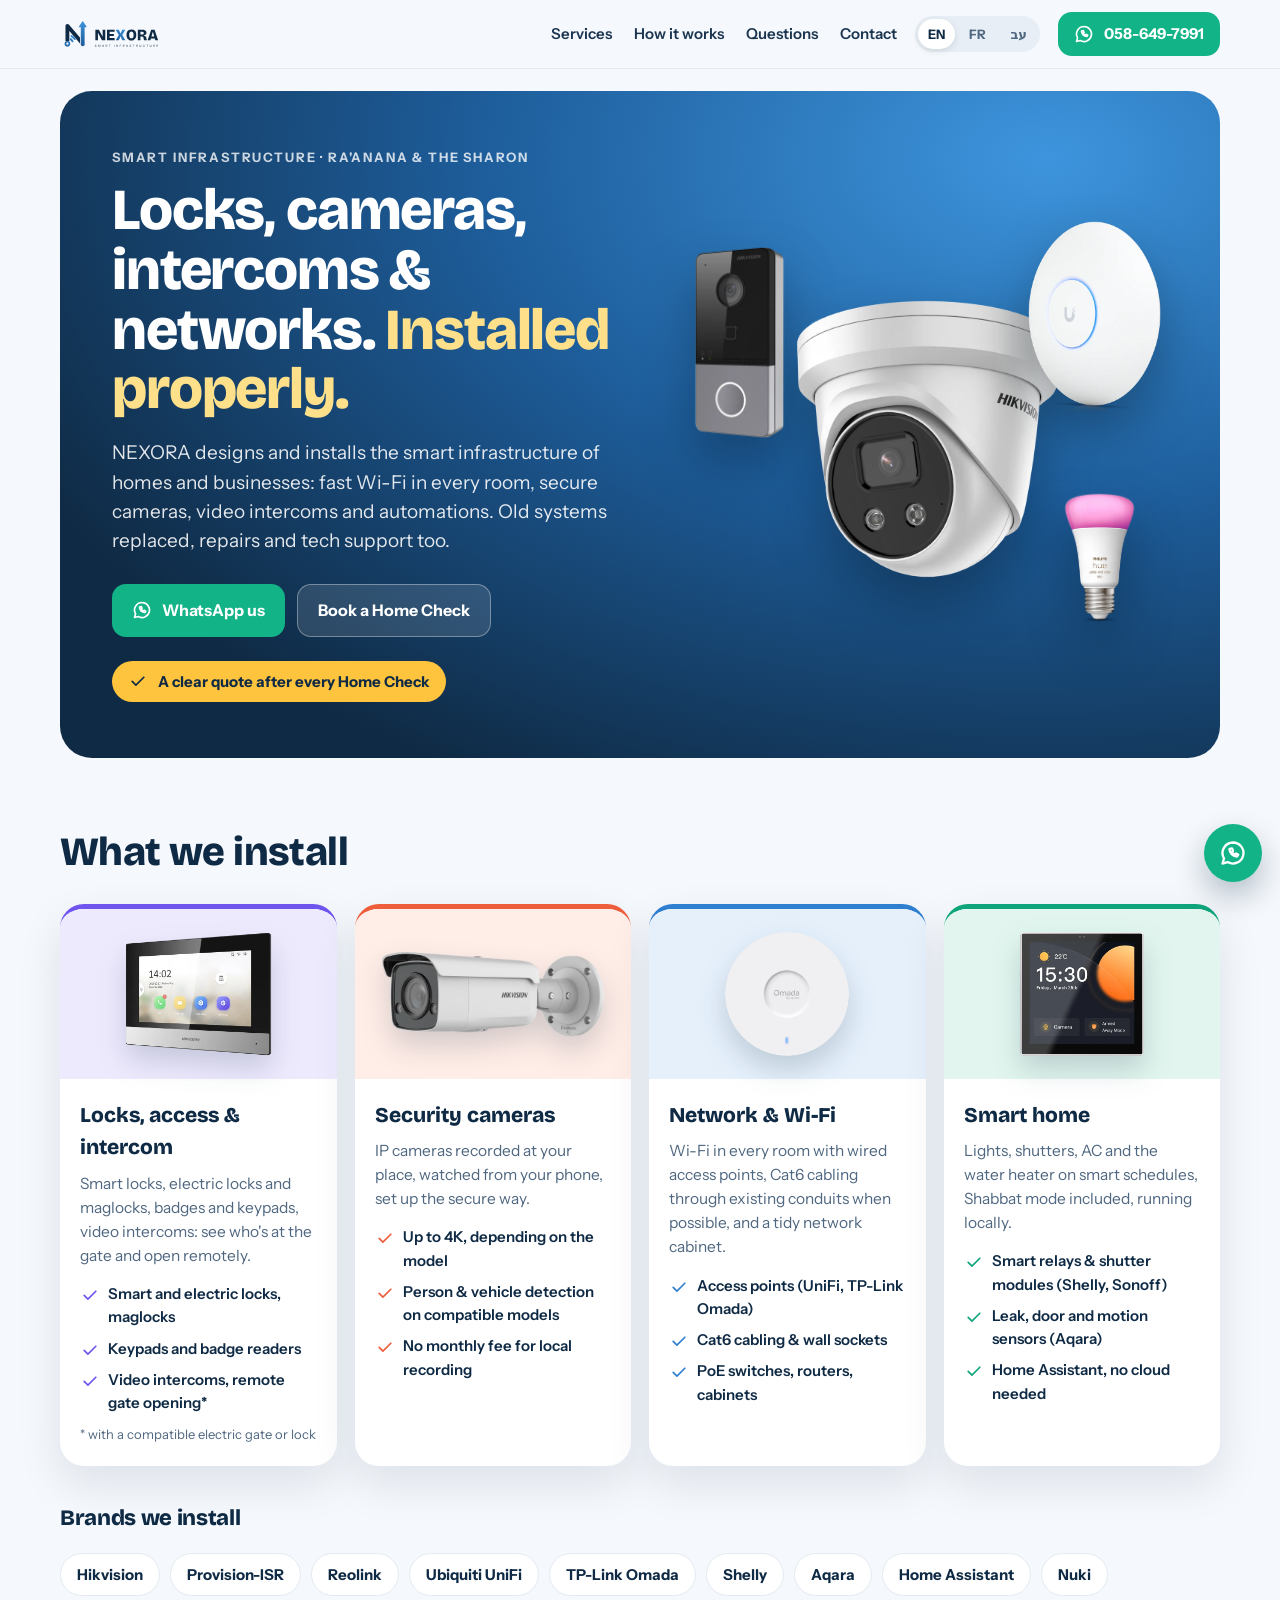
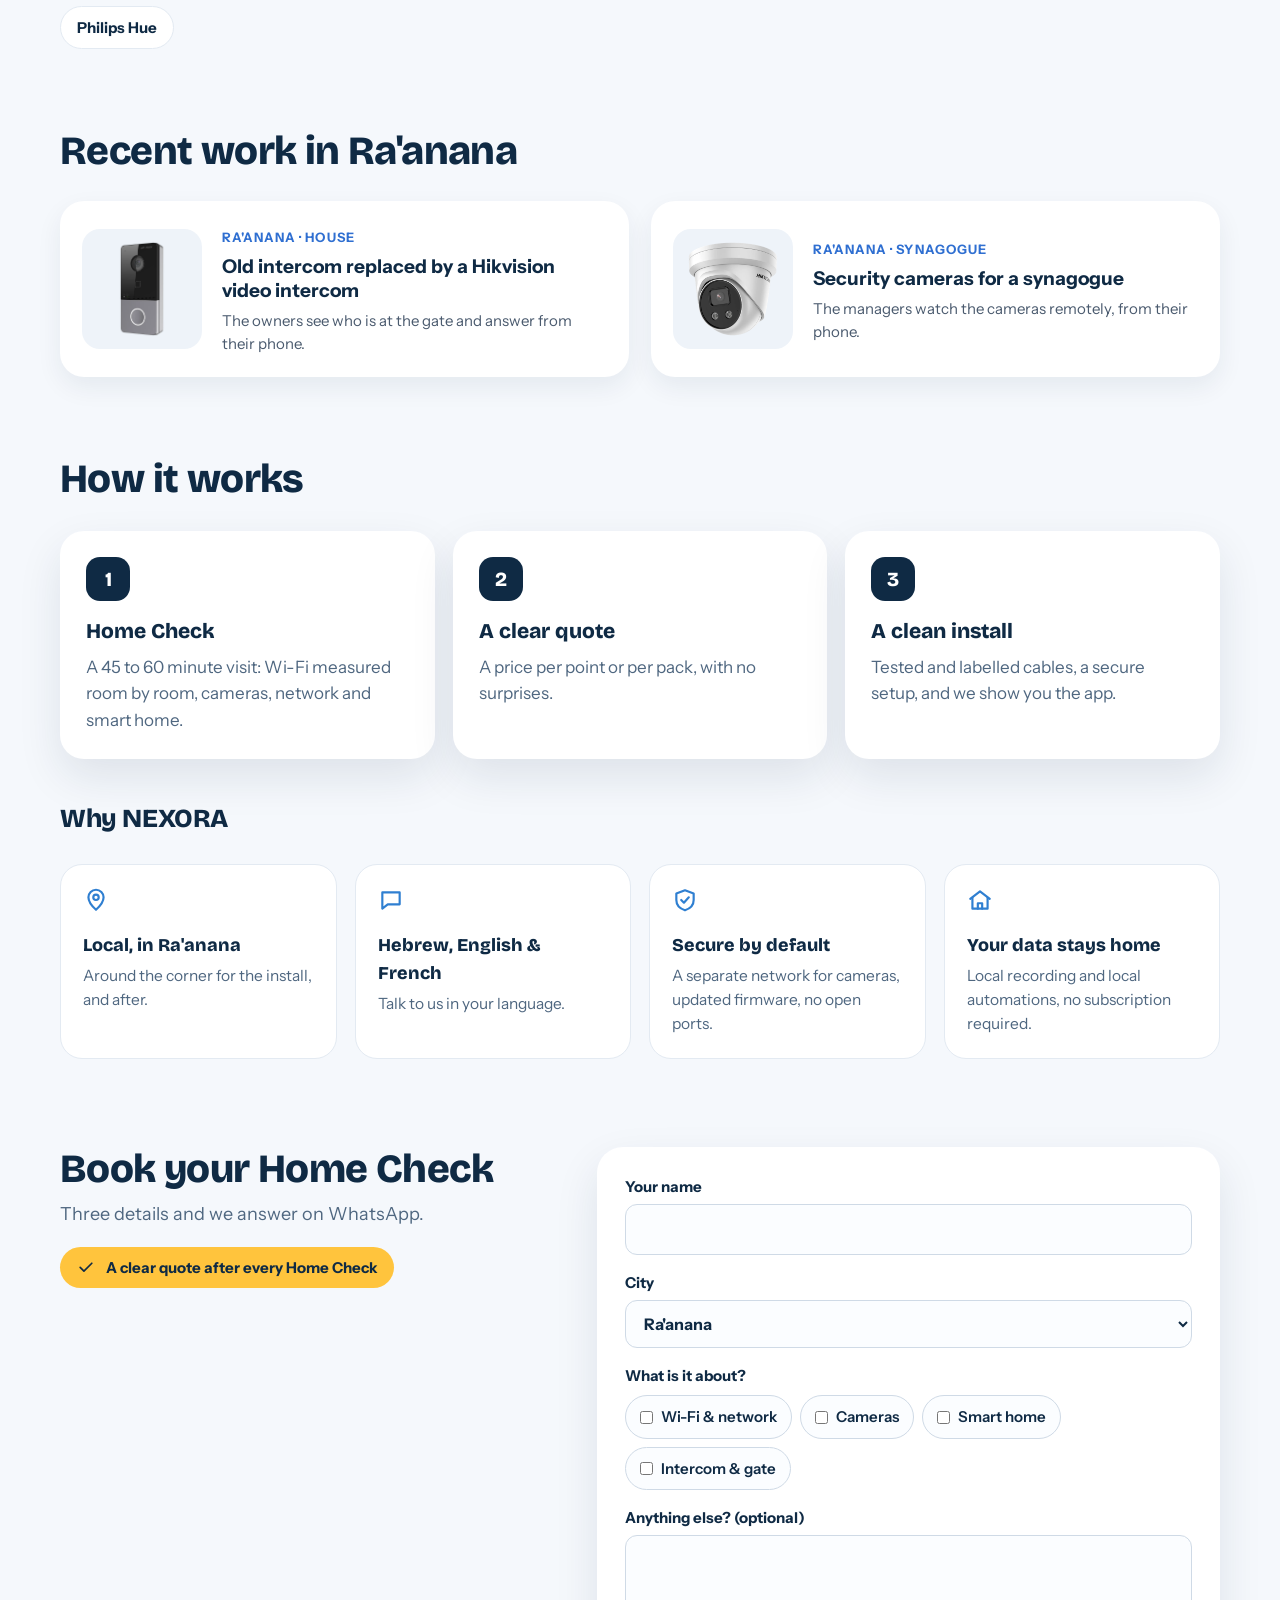
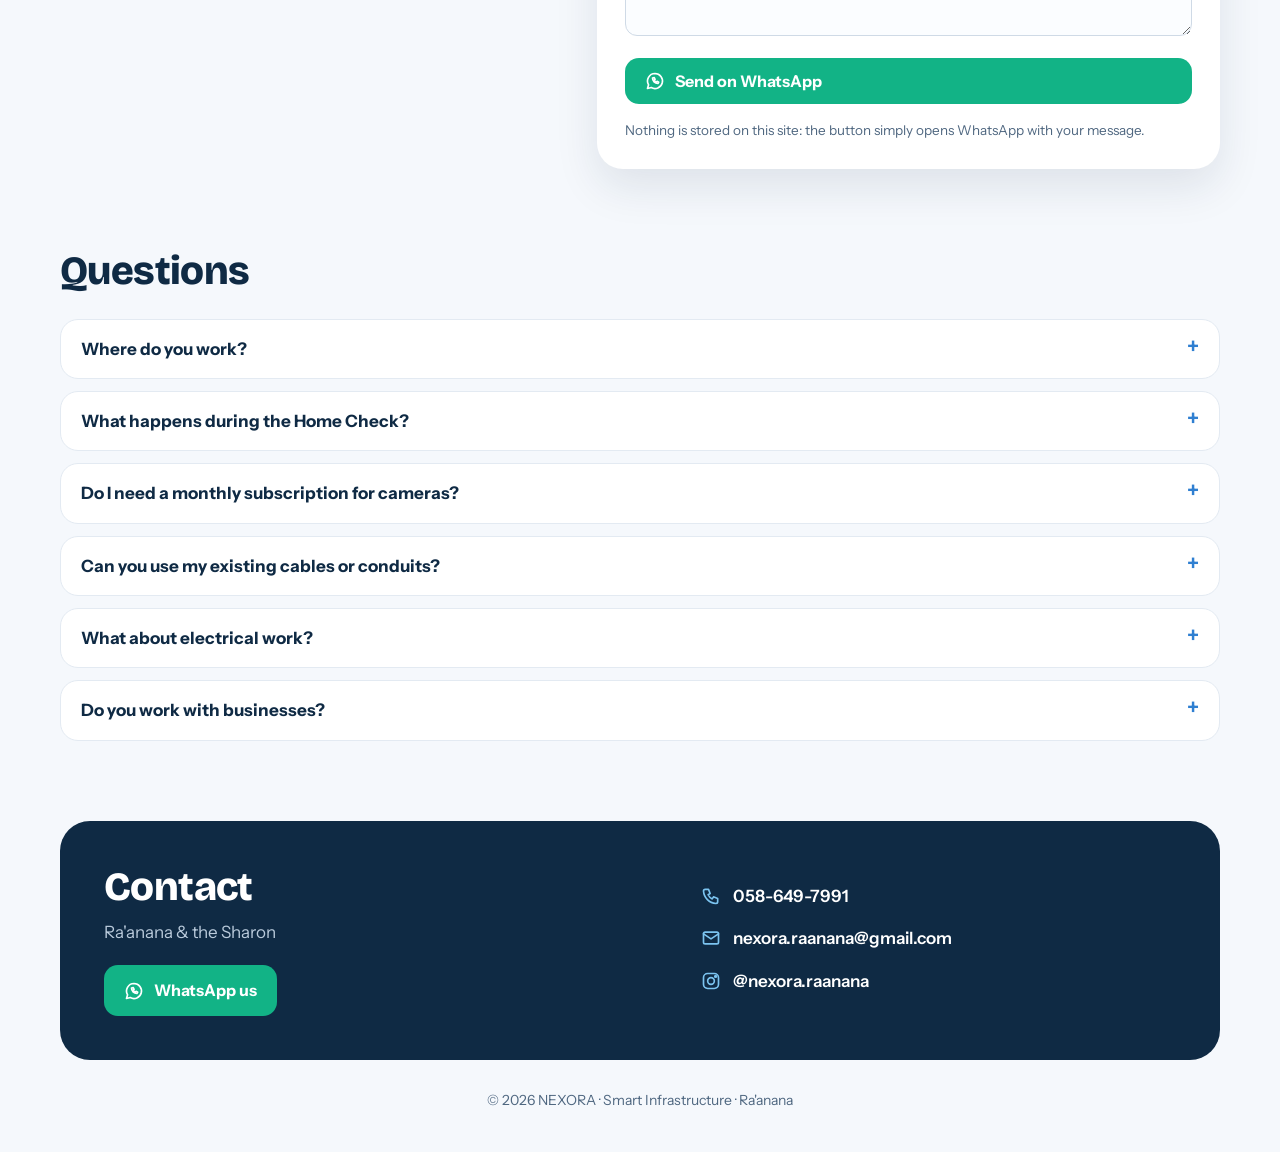
<file: index.html>
<!doctype html>
<html lang="en"><head><meta charset="utf-8"><meta name="viewport" content="width=device-width, initial-scale=1">
<title>NEXORA · Smart Infrastructure · Ra'anana</title>
<meta name="description" content="NEXORA installs security cameras, Wi-Fi and Ethernet, video intercoms and smart home systems in Ra&#x27;anana and the Sharon. Home Check visit and a clear quote.">
<link rel="canonical" href="https://nexoraraanana.github.io/"><link rel="alternate" hreflang="en" href="https://nexoraraanana.github.io/en/"><link rel="alternate" hreflang="fr" href="https://nexoraraanana.github.io/fr/"><link rel="alternate" hreflang="he" href="https://nexoraraanana.github.io/he/"><link rel="alternate" hreflang="x-default" href="https://nexoraraanana.github.io/">
<link rel="icon" href="favicon.png">
<script>(function () { var l = (navigator.language || 'en').toLowerCase();
  location.replace(l.indexOf('he') === 0 || l.indexOf('iw') === 0 ? 'he/' : l.indexOf('fr') === 0 ? 'fr/' : 'en/'); })();</script>
<style>body{margin:0;min-height:100vh;display:grid;place-items:center;background:#0F2A44;color:#fff;font-family:system-ui,sans-serif}
nav{display:flex;gap:14px} a{color:#fff;font-weight:700;padding:12px 18px;border:1px solid rgba(255,255,255,.35);border-radius:12px;text-decoration:none}</style></head>
<body><nav><a href="he/" lang="he">עברית</a><a href="en/" lang="en">English</a><a href="fr/" lang="fr">Français</a></nav></body></html>
</file>
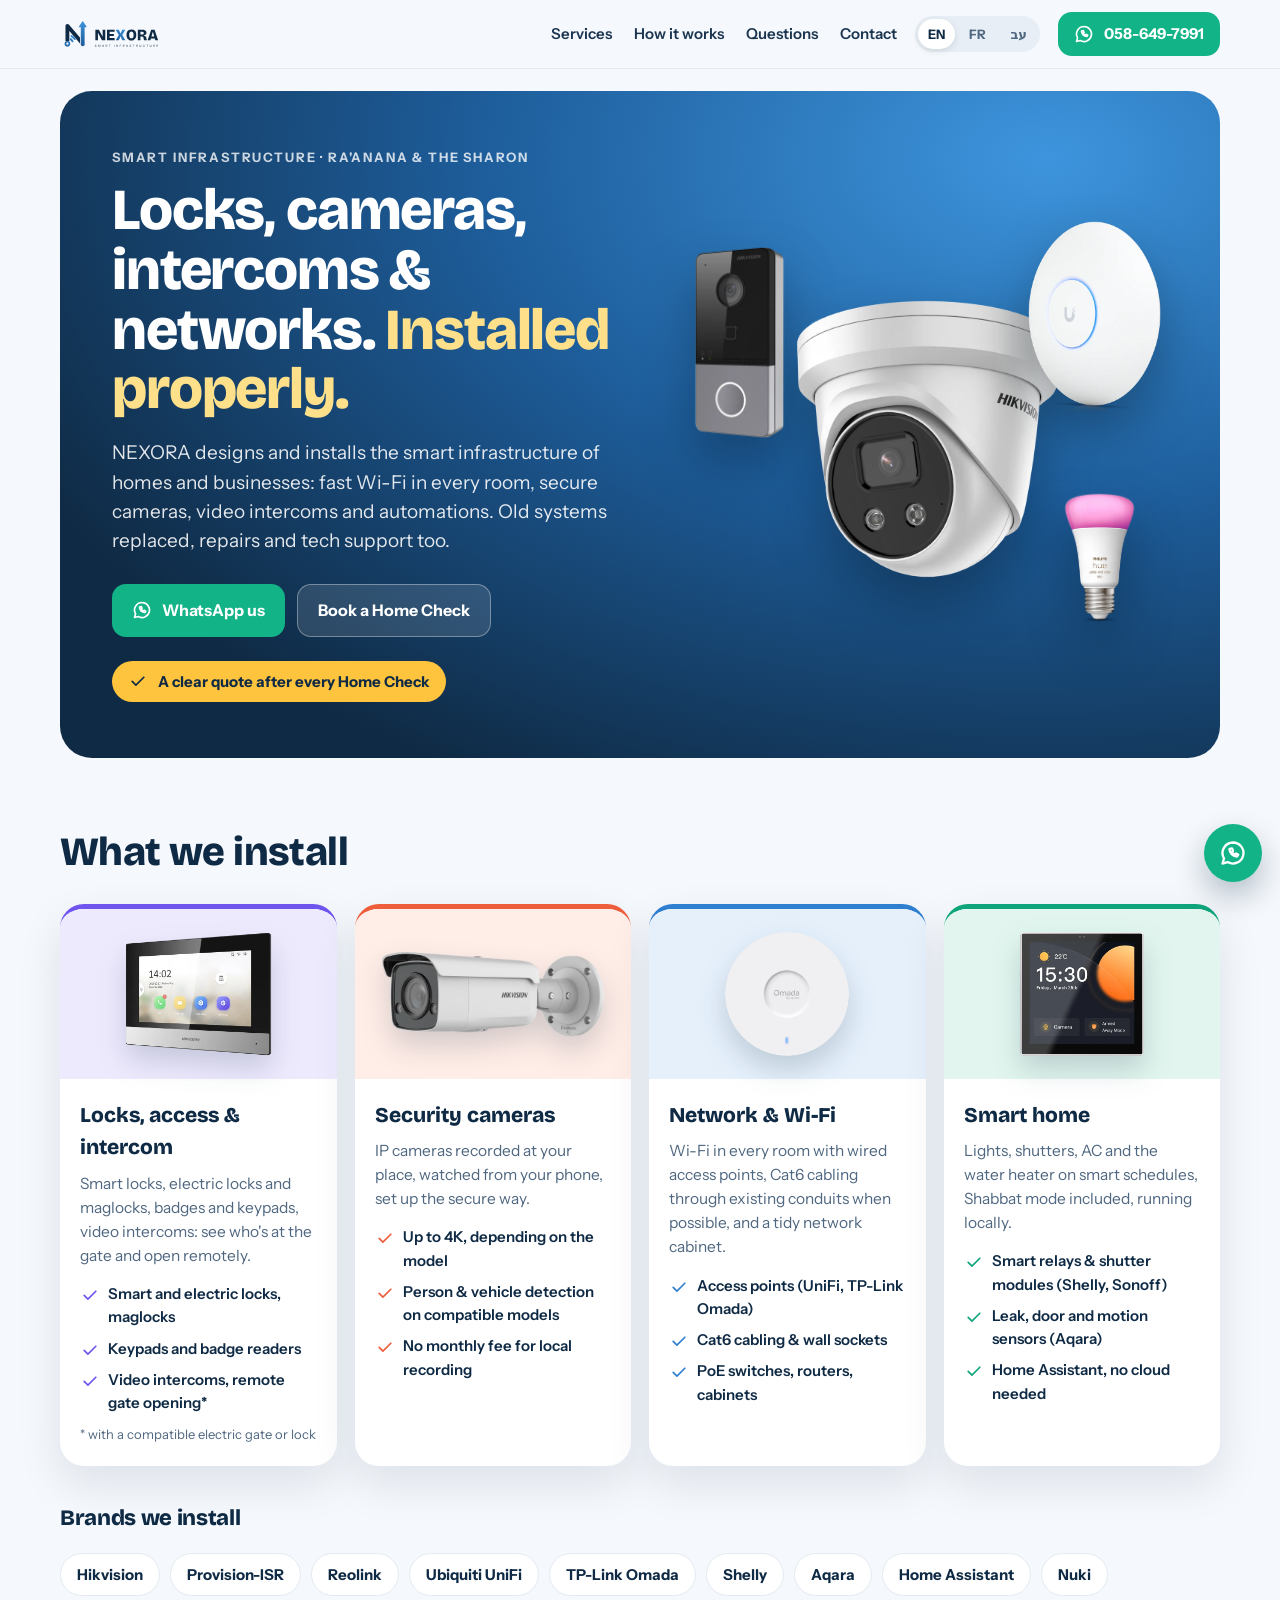
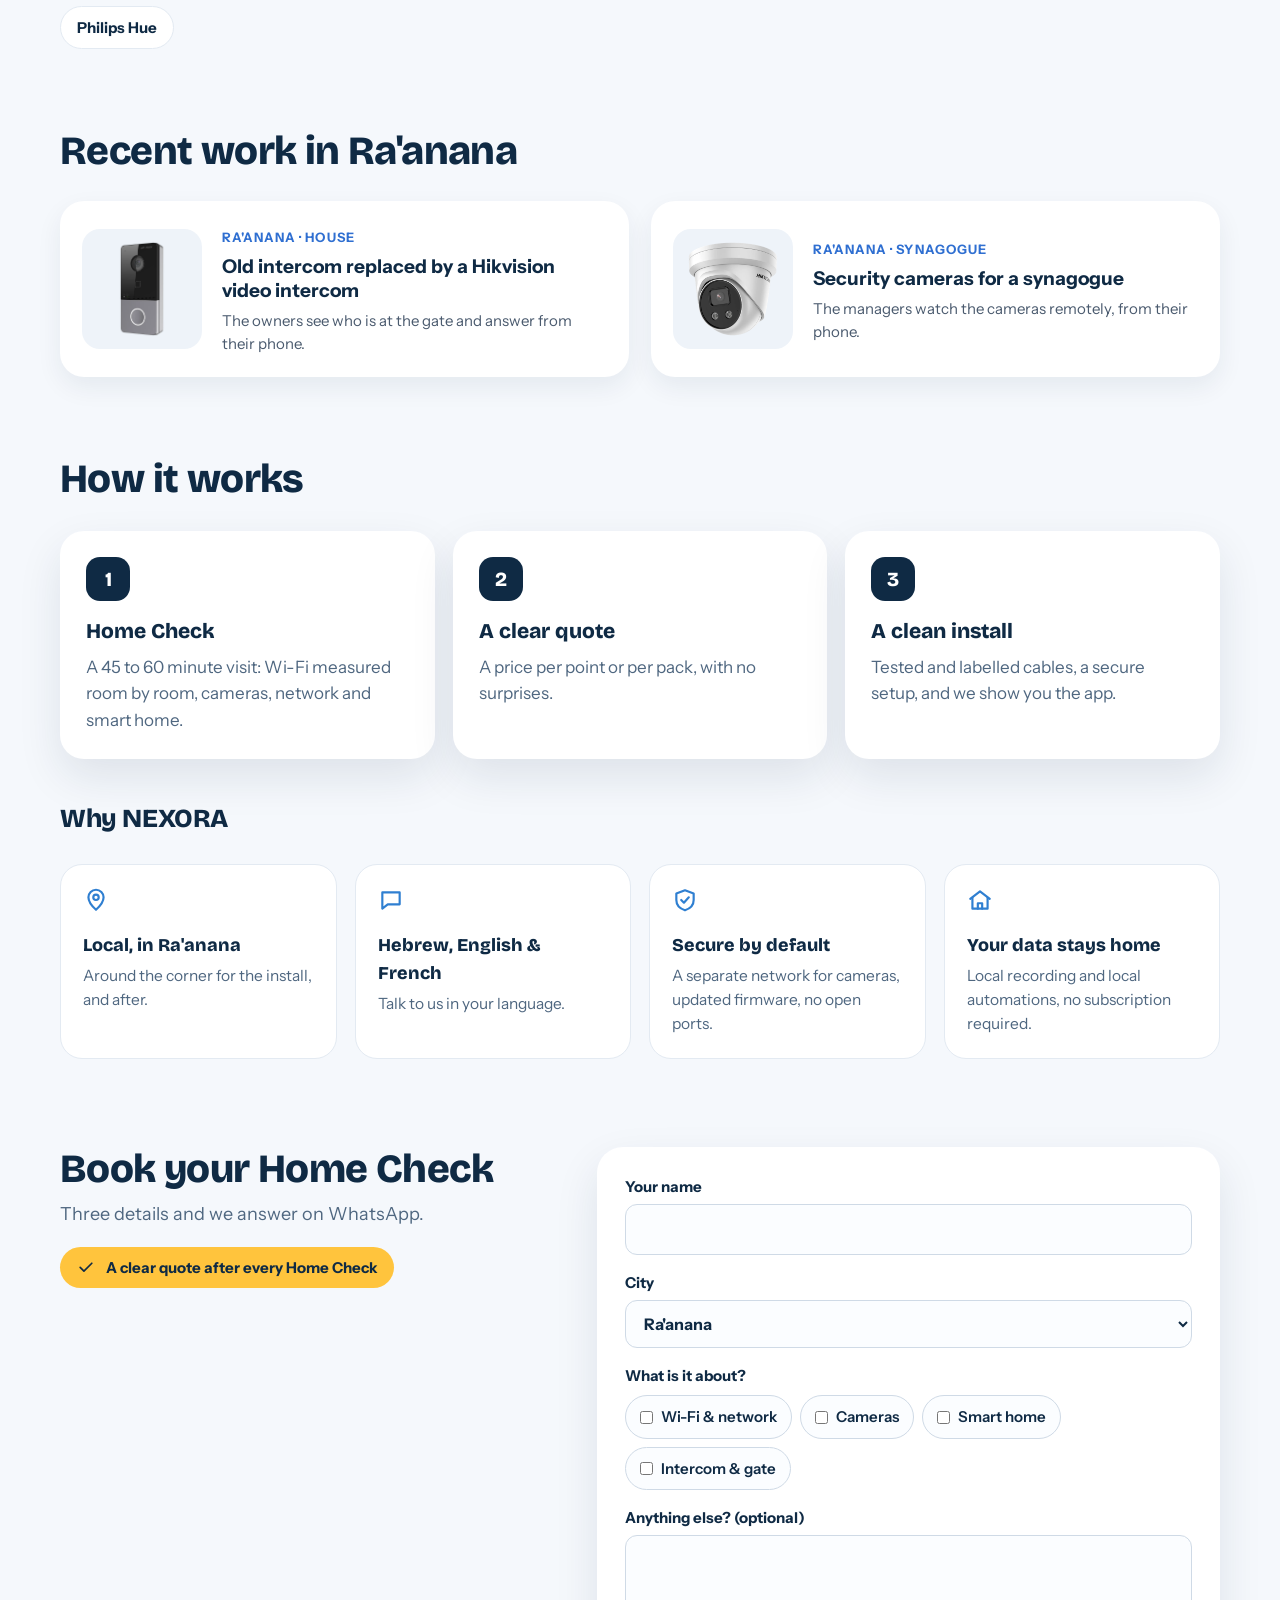
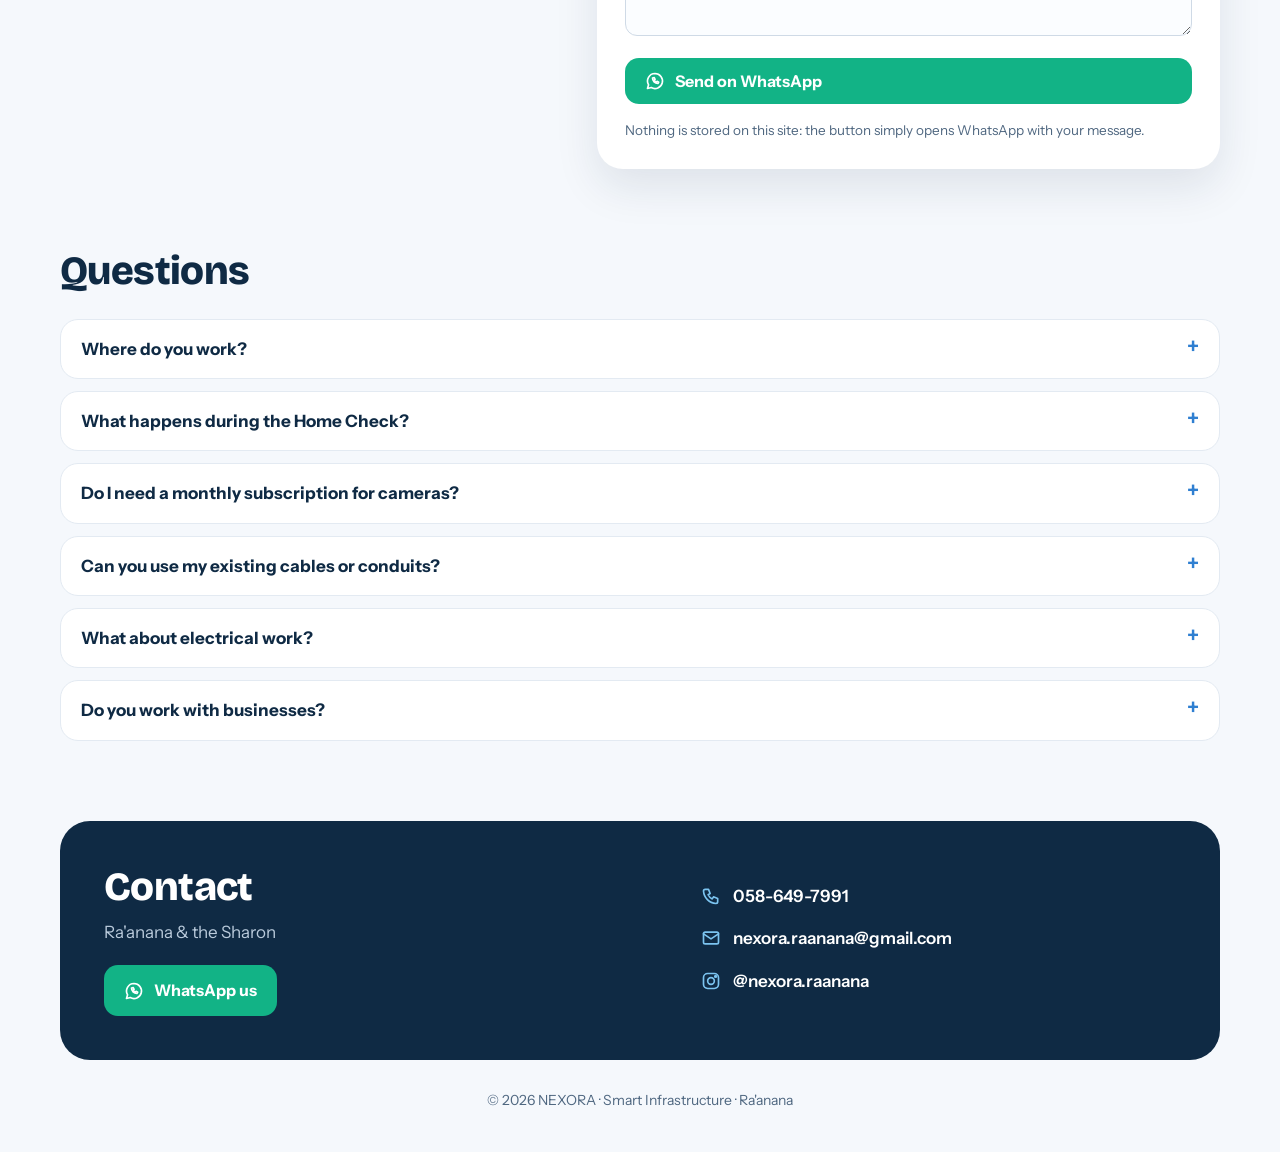
<file: en/index.html>
<!doctype html>
<html lang="en" dir="ltr">
<head>
<meta charset="utf-8">
<meta name="viewport" content="width=device-width, initial-scale=1">
<title>NEXORA · Cameras, Wi-Fi &amp; smart home in Ra&#x27;anana</title>
<meta name="description" content="NEXORA installs security cameras, Wi-Fi and Ethernet, video intercoms and smart home systems in Ra&#x27;anana and the Sharon. Home Check visit and a clear quote.">
<link rel="canonical" href="https://nexoraraanana.github.io/en/"><link rel="alternate" hreflang="en" href="https://nexoraraanana.github.io/en/"><link rel="alternate" hreflang="fr" href="https://nexoraraanana.github.io/fr/"><link rel="alternate" hreflang="he" href="https://nexoraraanana.github.io/he/"><link rel="alternate" hreflang="x-default" href="https://nexoraraanana.github.io/">
<meta property="og:type" content="website"><meta property="og:url" content="https://nexoraraanana.github.io/en/"><meta property="og:title" content="NEXORA · Cameras, Wi-Fi &amp; smart home in Ra&#x27;anana">
<meta property="og:description" content="NEXORA installs security cameras, Wi-Fi and Ethernet, video intercoms and smart home systems in Ra&#x27;anana and the Sharon. Home Check visit and a clear quote."><meta property="og:image" content="https://nexoraraanana.github.io/img/og-en.jpg"><meta name="twitter:card" content="summary_large_image">
<meta name="theme-color" content="#0F2A44">
<link rel="icon" href="../favicon.png"><link rel="apple-touch-icon" href="../apple-touch-icon.png">
<link rel="preconnect" href="https://fonts.googleapis.com"><link rel="preconnect" href="https://fonts.gstatic.com" crossorigin>
<link href="https://fonts.googleapis.com/css2?family=Bricolage+Grotesque:opsz,wght@12..96,700;12..96,800&family=Instrument+Sans:wght@400;600;700&family=Heebo:wght@400;600;700;800&display=swap" rel="stylesheet">
<link rel="stylesheet" href="../site.css">
<script type="application/ld+json">{"@context": "https://schema.org", "@type": "LocalBusiness", "name": "NEXORA", "description": "NEXORA installs security cameras, Wi-Fi and Ethernet, video intercoms and smart home systems in Ra'anana and the Sharon. Home Check visit and a clear quote.", "url": "https://nexoraraanana.github.io/en/", "telephone": "+972586497991", "email": "nexora.raanana@gmail.com", "image": "https://nexoraraanana.github.io/img/og-en.jpg", "sameAs": ["https://www.instagram.com/nexora.raanana/"], "inLanguage": "en", "areaServed": ["Ra'anana", "Kfar Saba", "Hod Hasharon", "Herzliya", "Sharon"]}</script>
</head>
<body>
<header class="top"><div class="wrap">
  <a class="logo" href="./" aria-label="NEXORA"><img src="../img/logo.svg" alt="NEXORA" width="160" height="34"></a>
  <nav class="nav" aria-label="Menu"><a href="#services">Services</a><a href="#how">How it works</a><a href="#faq">Questions</a><a href="#contact">Contact</a></nav>
  <div class="lang" aria-label="Language"><a href="../en/" lang="en" aria-current="page">EN</a><a href="../fr/" lang="fr">FR</a><a href="../he/" lang="he">עב</a></div>
  <a class="btn wa" href="https://wa.me/972586497991?text=Hi%20NEXORA%2C%20I%27d%20like%20to%20book%20a%20Home%20Check." target="_blank" rel="noopener"><svg viewBox="0 0 24 24" aria-hidden="true"><path d="M12 3a9 9 0 0 0-7.7 13.6L3 21l4.5-1.2A9 9 0 1 0 12 3z"/><path d="M9 8.5c0 3.6 2.9 6.5 6.5 6.5l1-1.6-2-1-1 1a4.5 4.5 0 0 1-2.4-2.4l1-1-1-2z"/></svg><span>058-649-7991</span></a>
</div></header>
<main class="wrap">
  <section class="hero"><div class="in">
    <div>
      <div class="kicker">Smart Infrastructure · Ra'anana & the Sharon</div>
      <h1>Locks, cameras, intercoms &amp; networks. <em>Installed properly.</em></h1>
      <p class="sub">NEXORA designs and installs the smart infrastructure of homes and businesses: fast Wi-Fi in every room, secure cameras, video intercoms and automations. Old systems replaced, repairs and tech support too.</p>
      <div class="ctas"><a class="btn wa" href="https://wa.me/972586497991?text=Hi%20NEXORA%2C%20I%27d%20like%20to%20book%20a%20Home%20Check." target="_blank" rel="noopener"><svg viewBox="0 0 24 24" aria-hidden="true"><path d="M12 3a9 9 0 0 0-7.7 13.6L3 21l4.5-1.2A9 9 0 1 0 12 3z"/><path d="M9 8.5c0 3.6 2.9 6.5 6.5 6.5l1-1.6-2-1-1 1a4.5 4.5 0 0 1-2.4-2.4l1-1-1-2z"/></svg>WhatsApp us</a><a class="btn ghost" href="#book">Book a Home Check</a></div>
      <div class="offer"><svg viewBox="0 0 24 24" aria-hidden="true"><path d="M5 12.5l4.5 4.5L19 7.5"/></svg>A clear quote after every Home Check</div>
    </div>
    <div class="stage" aria-hidden="true">
      <img class="i-villa" src="../img/villa.webp" alt="" width="200" height="400"><img class="i-turret" src="../img/turret.webp" alt="" width="400" height="420">
      <img class="i-ap" src="../img/ap.webp" alt="" width="220" height="300"><img class="i-bulb" src="../img/bulb.webp" alt="" width="140" height="240">
    </div>
  </div></section>

  <section class="block" id="services"><h2 class="h2">What we install</h2><div class="grid4"><article class="svc" style="--c:var(--digital);--tint:#EEEAFE"><div class="pic"><img src="../img/s-digital.webp" alt="" loading="lazy" width="300" height="200"></div><div class="txt"><h3>Locks, access &amp; intercom</h3><p>Smart locks, electric locks and maglocks, badges and keypads, video intercoms: see who's at the gate and open remotely.</p><ul><li><svg viewBox="0 0 24 24" aria-hidden="true"><path d="M5 12.5l4.5 4.5L19 7.5"/></svg><span>Smart and electric locks, maglocks</span></li><li><svg viewBox="0 0 24 24" aria-hidden="true"><path d="M5 12.5l4.5 4.5L19 7.5"/></svg><span>Keypads and badge readers</span></li><li><svg viewBox="0 0 24 24" aria-hidden="true"><path d="M5 12.5l4.5 4.5L19 7.5"/></svg><span>Video intercoms, remote gate opening*</span></li></ul><small>* with a compatible electric gate or lock</small></div></article><article class="svc" style="--c:var(--security);--tint:#FFEDE7"><div class="pic"><img src="../img/s-security.webp" alt="" loading="lazy" width="300" height="200"></div><div class="txt"><h3>Security cameras</h3><p>IP cameras recorded at your place, watched from your phone, set up the secure way.</p><ul><li><svg viewBox="0 0 24 24" aria-hidden="true"><path d="M5 12.5l4.5 4.5L19 7.5"/></svg><span>Up to 4K, depending on the model</span></li><li><svg viewBox="0 0 24 24" aria-hidden="true"><path d="M5 12.5l4.5 4.5L19 7.5"/></svg><span>Person &amp; vehicle detection on compatible models</span></li><li><svg viewBox="0 0 24 24" aria-hidden="true"><path d="M5 12.5l4.5 4.5L19 7.5"/></svg><span>No monthly fee for local recording</span></li></ul></div></article><article class="svc" style="--c:var(--network);--tint:#E5F0FB"><div class="pic"><img src="../img/s-network.webp" alt="" loading="lazy" width="300" height="200"></div><div class="txt"><h3>Network &amp; Wi-Fi</h3><p>Wi-Fi in every room with wired access points, Cat6 cabling through existing conduits when possible, and a tidy network cabinet.</p><ul><li><svg viewBox="0 0 24 24" aria-hidden="true"><path d="M5 12.5l4.5 4.5L19 7.5"/></svg><span>Access points (UniFi, TP-Link Omada)</span></li><li><svg viewBox="0 0 24 24" aria-hidden="true"><path d="M5 12.5l4.5 4.5L19 7.5"/></svg><span>Cat6 cabling &amp; wall sockets</span></li><li><svg viewBox="0 0 24 24" aria-hidden="true"><path d="M5 12.5l4.5 4.5L19 7.5"/></svg><span>PoE switches, routers, cabinets</span></li></ul></div></article><article class="svc" style="--c:var(--smart);--tint:#E2F6EF"><div class="pic"><img src="../img/s-smart.webp" alt="" loading="lazy" width="300" height="200"></div><div class="txt"><h3>Smart home</h3><p>Lights, shutters, AC and the water heater on smart schedules, Shabbat mode included, running locally.</p><ul><li><svg viewBox="0 0 24 24" aria-hidden="true"><path d="M5 12.5l4.5 4.5L19 7.5"/></svg><span>Smart relays &amp; shutter modules (Shelly, Sonoff)</span></li><li><svg viewBox="0 0 24 24" aria-hidden="true"><path d="M5 12.5l4.5 4.5L19 7.5"/></svg><span>Leak, door and motion sensors (Aqara)</span></li><li><svg viewBox="0 0 24 24" aria-hidden="true"><path d="M5 12.5l4.5 4.5L19 7.5"/></svg><span>Home Assistant, no cloud needed</span></li></ul></div></article></div>
    <h3 class="h2" style="font-size:22px;margin-top:40px">Brands we install</h3><div class="brands"><span>Hikvision</span><span>Provision-ISR</span><span>Reolink</span><span>Ubiquiti UniFi</span><span>TP-Link Omada</span><span>Shelly</span><span>Aqara</span><span>Home Assistant</span><span>Nuki</span><span>Philips Hue</span></div></section>

  <section class="block" id="refs"><h2 class="h2">Recent work in Ra'anana</h2><div class="refs"><article class="ref"><div class="pic"><img src="../img/villa.webp" alt="" loading="lazy"></div><div class="txt"><small>Ra'anana · House</small><h3>Old intercom replaced by a Hikvision video intercom</h3><p>The owners see who is at the gate and answer from their phone.</p></div></article><article class="ref"><div class="pic"><img src="../img/turret.webp" alt="" loading="lazy"></div><div class="txt"><small>Ra'anana · Synagogue</small><h3>Security cameras for a synagogue</h3><p>The managers watch the cameras remotely, from their phone.</p></div></article></div></section>

  <section class="block" id="how"><h2 class="h2">How it works</h2><div class="steps"><div class="step"><div class="n">1</div><h3>Home Check</h3><p>A 45 to 60 minute visit: Wi-Fi measured room by room, cameras, network and smart home.</p></div><div class="step"><div class="n">2</div><h3>A clear quote</h3><p>A price per point or per pack, with no surprises.</p></div><div class="step"><div class="n">3</div><h3>A clean install</h3><p>Tested and labelled cables, a secure setup, and we show you the app.</p></div></div>
    <h3 class="h2" style="font-size:26px;margin-top:46px">Why NEXORA</h3><div class="why"><div><svg viewBox="0 0 24 24" aria-hidden="true"><path d="M12 21s-7-6.2-7-11.5a7 7 0 0 1 14 0C19 14.8 12 21 12 21z"/><circle cx="12" cy="9.5" r="2.5"/></svg><b>Local, in Ra'anana</b><p>Around the corner for the install, and after.</p></div><div><svg viewBox="0 0 24 24" aria-hidden="true"><path d="M4 5h16v11H9l-5 4z"/></svg><b>Hebrew, English &amp; French</b><p>Talk to us in your language.</p></div><div><svg viewBox="0 0 24 24" aria-hidden="true"><path d="M12 3l8 3v6c0 4.8-3.4 8-8 9.5C7.4 20 4 16.8 4 12V6z"/><path d="M8.5 12l2.5 2.5 4.5-5"/></svg><b>Secure by default</b><p>A separate network for cameras, updated firmware, no open ports.</p></div><div><svg viewBox="0 0 24 24" aria-hidden="true"><path d="M3 11l9-7 9 7"/><path d="M5 10v10h14V10"/><path d="M10 20v-5h4v5"/></svg><b>Your data stays home</b><p>Local recording and local automations, no subscription required.</p></div></div></section>

  <section class="block" id="book"><div class="book">
    <div><h2 class="h2">Book your Home Check</h2><p class="lead">Three details and we answer on WhatsApp.</p><div class="offer" style="margin-top:18px"><svg viewBox="0 0 24 24" aria-hidden="true"><path d="M5 12.5l4.5 4.5L19 7.5"/></svg>A clear quote after every Home Check</div></div>
    <form class="form" data-wa="972586497991" data-tpl="Hi NEXORA, I&#x27;d like to book a Home Check.
Name: {name}
City: {city}
About: {needs}
{msg}">
      <label>Your name<input name="name" autocomplete="name"></label>
      <label>City<select name="city"><option>Ra'anana</option><option>Kfar Saba</option><option>Hod Hasharon</option><option>Herzliya</option><option>Other</option></select></label>
      <fieldset><legend>What is it about?</legend><div class="opts"><label><input type="checkbox" name="needs" value="Wi-Fi & network">Wi-Fi &amp; network</label><label><input type="checkbox" name="needs" value="Cameras">Cameras</label><label><input type="checkbox" name="needs" value="Smart home">Smart home</label><label><input type="checkbox" name="needs" value="Intercom & gate">Intercom &amp; gate</label></div></fieldset>
      <label>Anything else? (optional)<textarea name="msg" rows="3"></textarea></label>
      <button class="btn wa" type="submit"><svg viewBox="0 0 24 24" aria-hidden="true"><path d="M12 3a9 9 0 0 0-7.7 13.6L3 21l4.5-1.2A9 9 0 1 0 12 3z"/><path d="M9 8.5c0 3.6 2.9 6.5 6.5 6.5l1-1.6-2-1-1 1a4.5 4.5 0 0 1-2.4-2.4l1-1-1-2z"/></svg>Send on WhatsApp</button>
      <p class="note">Nothing is stored on this site: the button simply opens WhatsApp with your message.</p>
    </form>
  </div></section>

  <section class="block" id="faq"><h2 class="h2">Questions</h2><div class="faq"><details><summary>Where do you work?</summary><p>Ra'anana, Kfar Saba, Hod Hasharon, Herzliya and the rest of the Sharon.</p></details><details><summary>What happens during the Home Check?</summary><p>We visit for about an hour: Wi-Fi measured room by room, then your cameras, cabling and smart home. After the visit you get a clear quote, with no obligation.</p></details><details><summary>Do I need a monthly subscription for cameras?</summary><p>No. Recording happens at your place, on the recorder. The manufacturers' apps to watch remotely are free; cloud storage is optional.</p></details><details><summary>Can you use my existing cables or conduits?</summary><p>Often, yes: we check where the existing conduits go and pull Cat6 through them when they allow it.</p></details><details><summary>What about electrical work?</summary><p>Anything on the 230 V network is done by a licensed electrician.</p></details><details><summary>Do you work with businesses?</summary><p>Yes: shops, offices, clinics and rentals, as well as homes.</p></details></div></section>

  <section class="contact" id="contact">
    <div><h2 class="h2">Contact</h2><p style="margin-top:10px;color:#B9CADB">Ra'anana &amp; the Sharon</p>
      <a class="btn wa" style="margin-top:20px" href="https://wa.me/972586497991?text=Hi%20NEXORA%2C%20I%27d%20like%20to%20book%20a%20Home%20Check." target="_blank" rel="noopener"><svg viewBox="0 0 24 24" aria-hidden="true"><path d="M12 3a9 9 0 0 0-7.7 13.6L3 21l4.5-1.2A9 9 0 1 0 12 3z"/><path d="M9 8.5c0 3.6 2.9 6.5 6.5 6.5l1-1.6-2-1-1 1a4.5 4.5 0 0 1-2.4-2.4l1-1-1-2z"/></svg>WhatsApp us</a></div>
    <ul>
      <li><a href="tel:+972586497991"><svg viewBox="0 0 24 24" aria-hidden="true"><path d="M5 4h4l2 5-2.5 1.5a11 11 0 0 0 5 5L15 13l5 2v4a2 2 0 0 1-2 2A16 16 0 0 1 3 6a2 2 0 0 1 2-2z"/></svg><span dir="ltr">058-649-7991</span></a></li>
      <li><a href="mailto:nexora.raanana@gmail.com"><svg viewBox="0 0 24 24" aria-hidden="true"><rect x="3" y="5" width="18" height="14" rx="2"/><path d="M3 7l9 6 9-6"/></svg>nexora.raanana@gmail.com</a></li>
      <li><a href="https://www.instagram.com/nexora.raanana/" target="_blank" rel="noopener"><svg viewBox="0 0 24 24" aria-hidden="true"><rect x="3" y="3" width="18" height="18" rx="5"/><circle cx="12" cy="12" r="4"/><circle cx="17.5" cy="6.5" r="1"/></svg>@nexora.raanana</a></li>
    </ul>
  </section>
</main>
<footer>© 2026 NEXORA · Smart Infrastructure · Ra'anana</footer>
<a class="fab" href="https://wa.me/972586497991?text=Hi%20NEXORA%2C%20I%27d%20like%20to%20book%20a%20Home%20Check." target="_blank" rel="noopener" aria-label="WhatsApp"><svg viewBox="0 0 24 24" aria-hidden="true"><path d="M12 3a9 9 0 0 0-7.7 13.6L3 21l4.5-1.2A9 9 0 1 0 12 3z"/><path d="M9 8.5c0 3.6 2.9 6.5 6.5 6.5l1-1.6-2-1-1 1a4.5 4.5 0 0 1-2.4-2.4l1-1-1-2z"/></svg></a>
<script src="../site.js"></script>
</body>
</html>
</file>
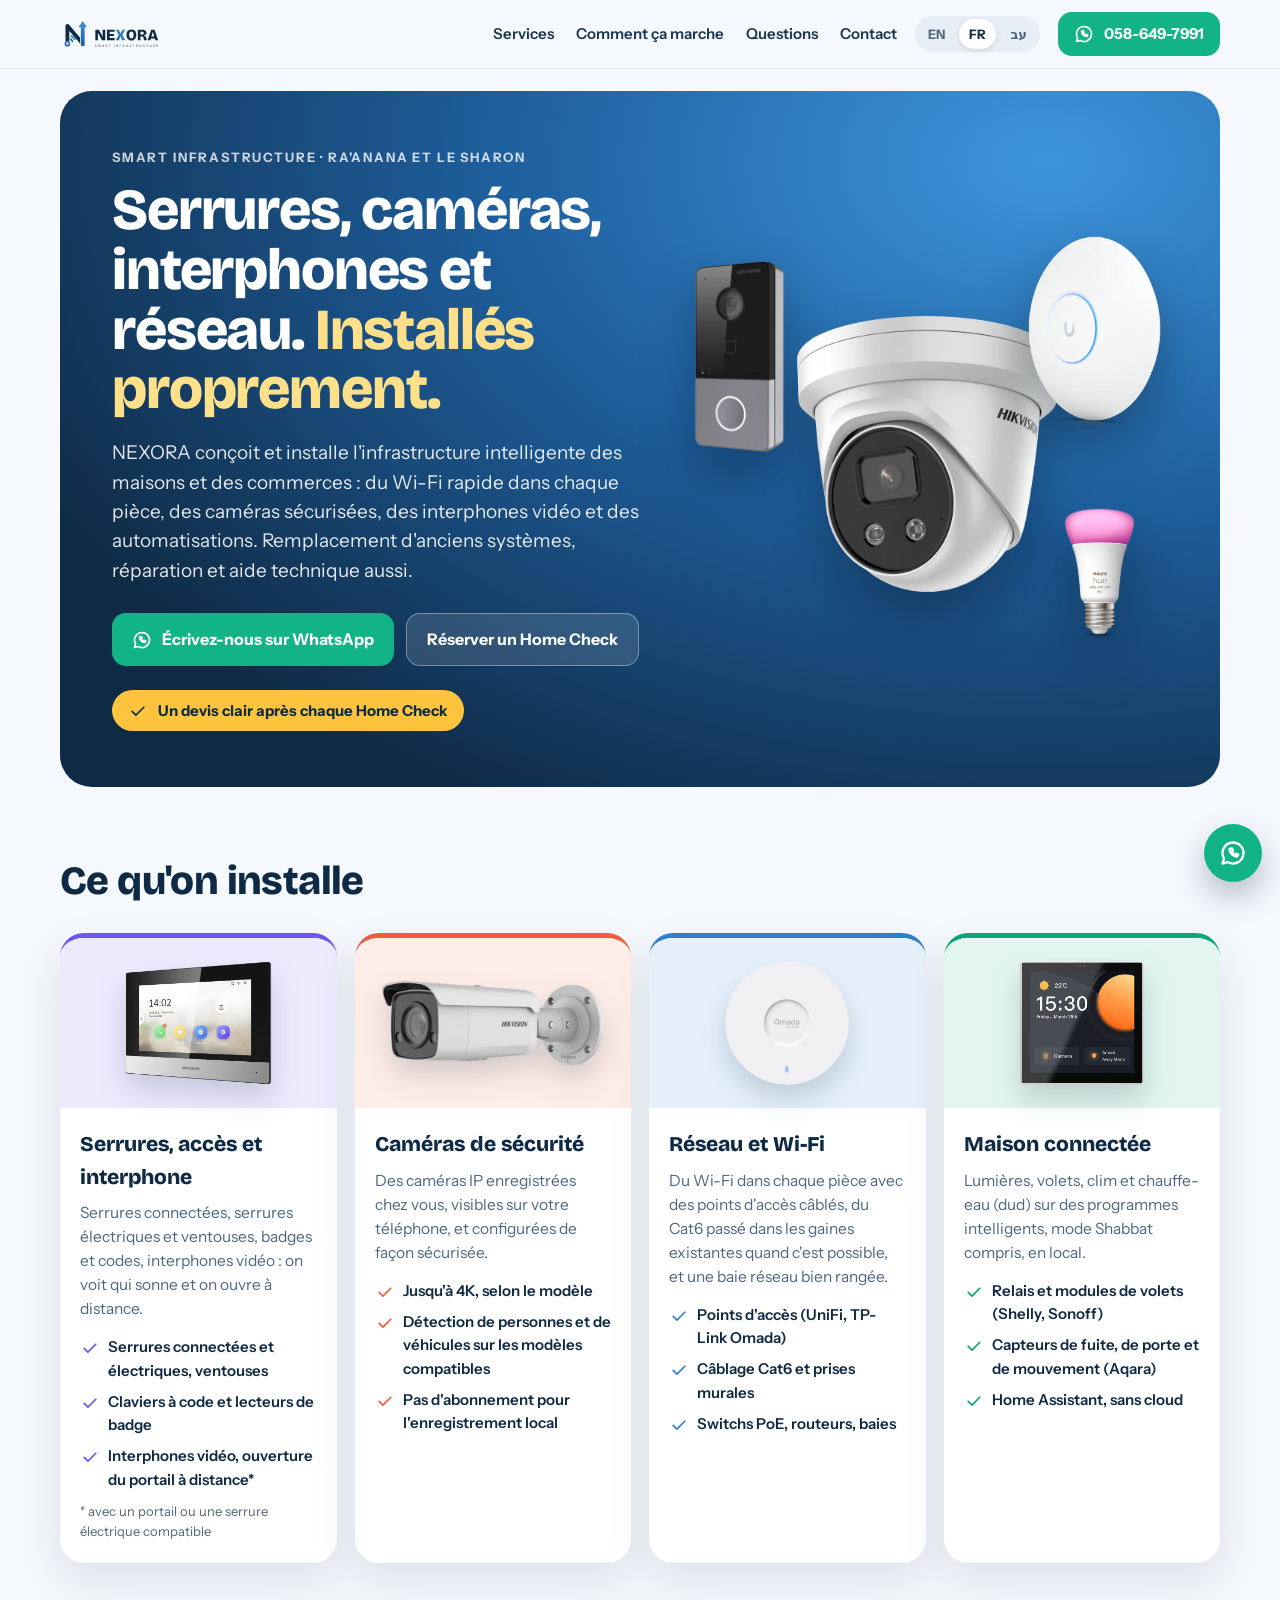
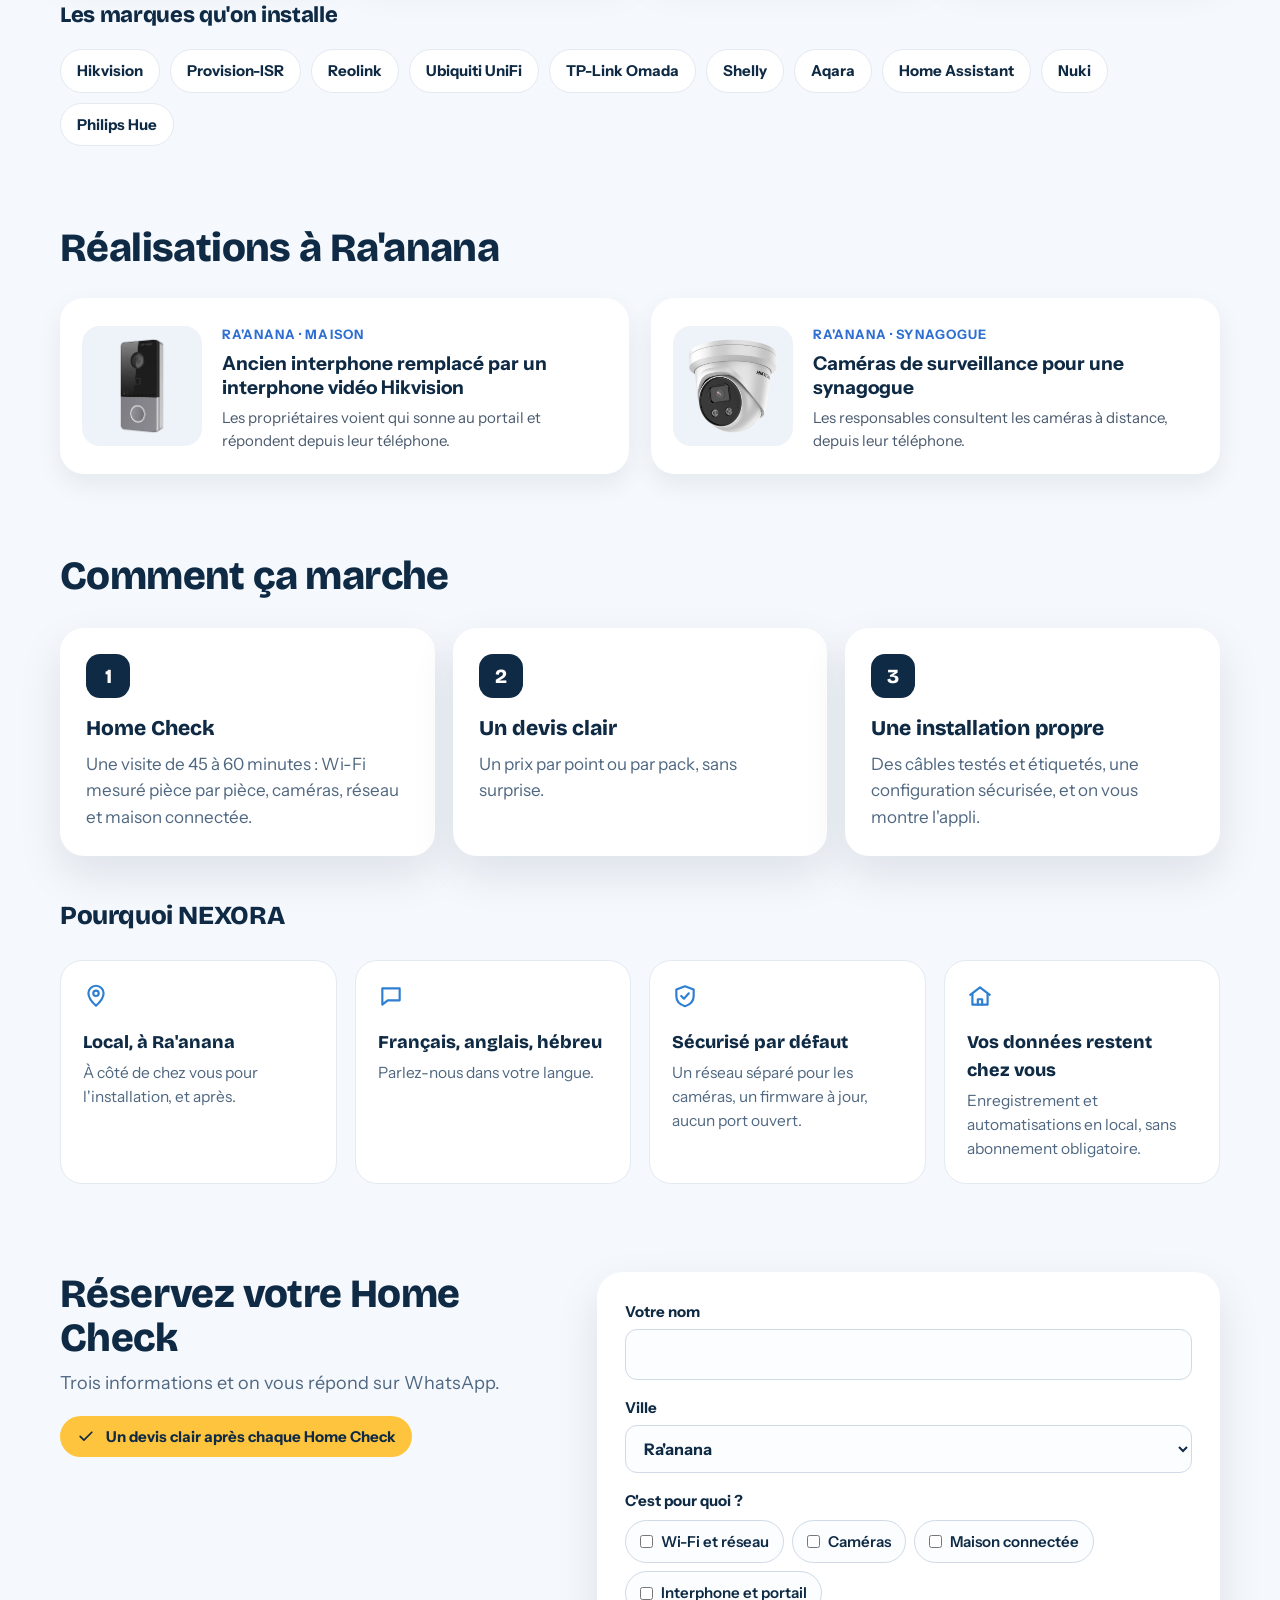
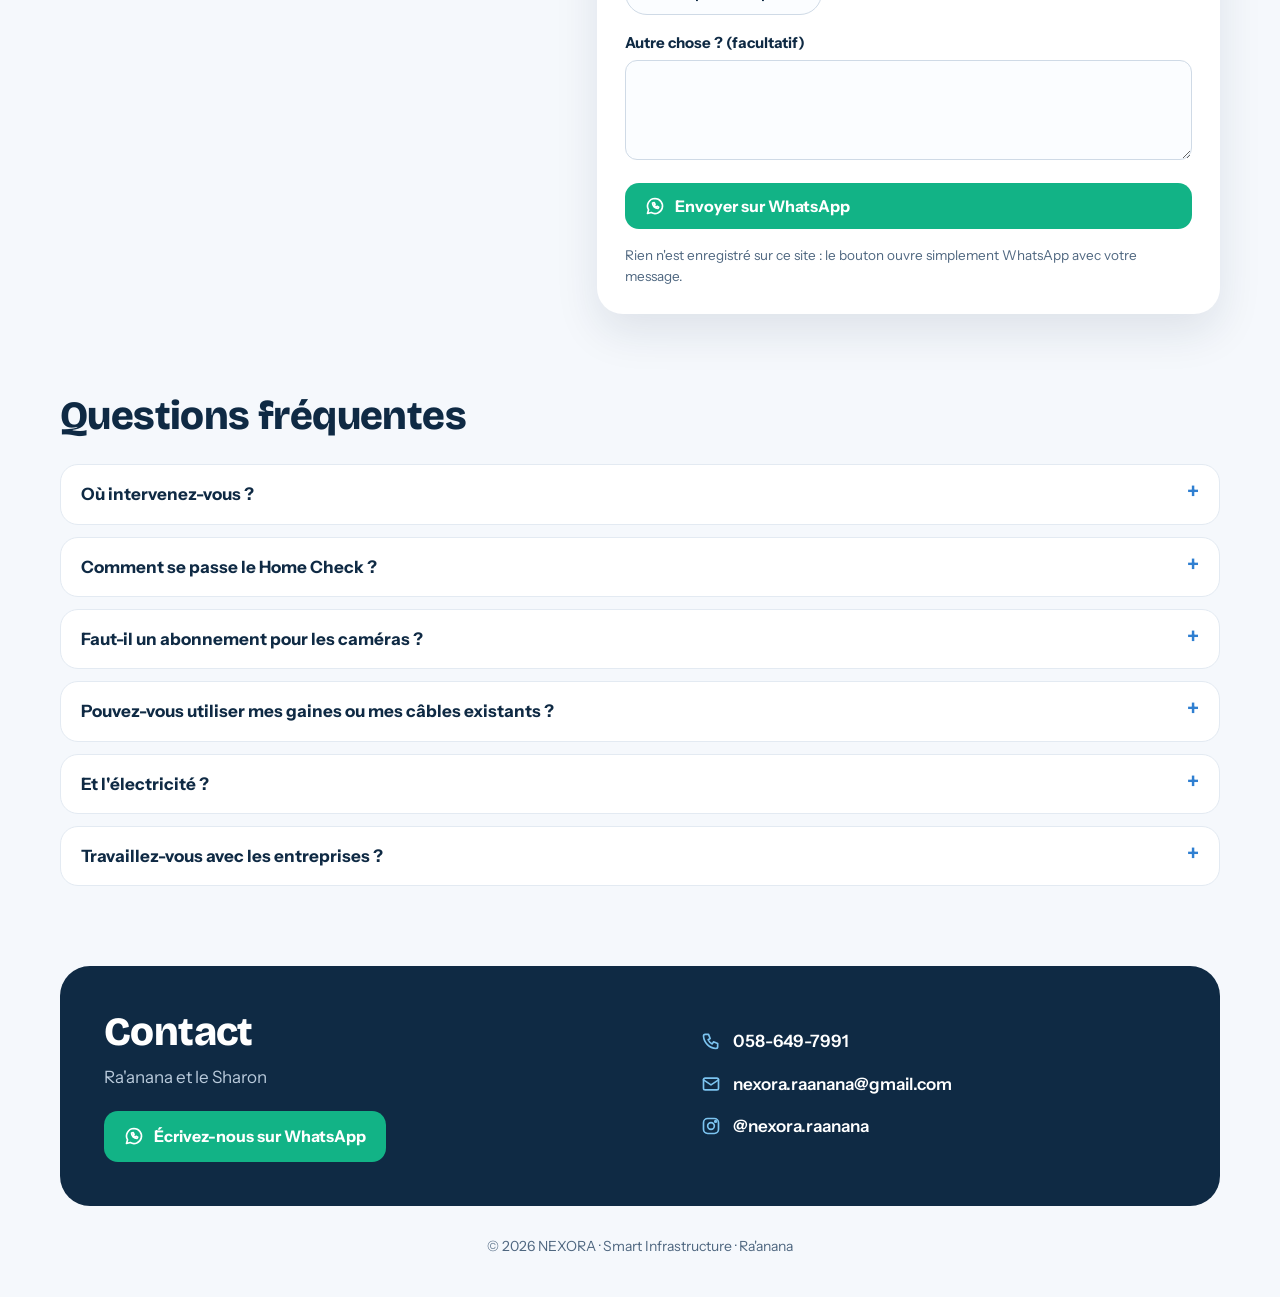
<file: fr/index.html>
<!doctype html>
<html lang="fr" dir="ltr">
<head>
<meta charset="utf-8">
<meta name="viewport" content="width=device-width, initial-scale=1">
<title>NEXORA · Caméras, Wi-Fi et maison connectée à Ra&#x27;anana</title>
<meta name="description" content="NEXORA installe caméras de sécurité, Wi-Fi et Ethernet, interphones vidéo et maison connectée à Ra&#x27;anana et dans le Sharon. Home Check sur place et devis clair.">
<link rel="canonical" href="https://nexoraraanana.github.io/fr/"><link rel="alternate" hreflang="en" href="https://nexoraraanana.github.io/en/"><link rel="alternate" hreflang="fr" href="https://nexoraraanana.github.io/fr/"><link rel="alternate" hreflang="he" href="https://nexoraraanana.github.io/he/"><link rel="alternate" hreflang="x-default" href="https://nexoraraanana.github.io/">
<meta property="og:type" content="website"><meta property="og:url" content="https://nexoraraanana.github.io/fr/"><meta property="og:title" content="NEXORA · Caméras, Wi-Fi et maison connectée à Ra&#x27;anana">
<meta property="og:description" content="NEXORA installe caméras de sécurité, Wi-Fi et Ethernet, interphones vidéo et maison connectée à Ra&#x27;anana et dans le Sharon. Home Check sur place et devis clair."><meta property="og:image" content="https://nexoraraanana.github.io/img/og-fr.jpg"><meta name="twitter:card" content="summary_large_image">
<meta name="theme-color" content="#0F2A44">
<link rel="icon" href="../favicon.png"><link rel="apple-touch-icon" href="../apple-touch-icon.png">
<link rel="preconnect" href="https://fonts.googleapis.com"><link rel="preconnect" href="https://fonts.gstatic.com" crossorigin>
<link href="https://fonts.googleapis.com/css2?family=Bricolage+Grotesque:opsz,wght@12..96,700;12..96,800&family=Instrument+Sans:wght@400;600;700&family=Heebo:wght@400;600;700;800&display=swap" rel="stylesheet">
<link rel="stylesheet" href="../site.css">
<script type="application/ld+json">{"@context": "https://schema.org", "@type": "LocalBusiness", "name": "NEXORA", "description": "NEXORA installe caméras de sécurité, Wi-Fi et Ethernet, interphones vidéo et maison connectée à Ra'anana et dans le Sharon. Home Check sur place et devis clair.", "url": "https://nexoraraanana.github.io/fr/", "telephone": "+972586497991", "email": "nexora.raanana@gmail.com", "image": "https://nexoraraanana.github.io/img/og-fr.jpg", "sameAs": ["https://www.instagram.com/nexora.raanana/"], "inLanguage": "fr", "areaServed": ["Ra'anana", "Kfar Saba", "Hod Hasharon", "Herzliya", "Sharon"]}</script>
</head>
<body>
<header class="top"><div class="wrap">
  <a class="logo" href="./" aria-label="NEXORA"><img src="../img/logo.svg" alt="NEXORA" width="160" height="34"></a>
  <nav class="nav" aria-label="Menu"><a href="#services">Services</a><a href="#how">Comment ça marche</a><a href="#faq">Questions</a><a href="#contact">Contact</a></nav>
  <div class="lang" aria-label="Language"><a href="../en/" lang="en">EN</a><a href="../fr/" lang="fr" aria-current="page">FR</a><a href="../he/" lang="he">עב</a></div>
  <a class="btn wa" href="https://wa.me/972586497991?text=Bonjour%20NEXORA%2C%20je%20voudrais%20r%C3%A9server%20un%20Home%20Check." target="_blank" rel="noopener"><svg viewBox="0 0 24 24" aria-hidden="true"><path d="M12 3a9 9 0 0 0-7.7 13.6L3 21l4.5-1.2A9 9 0 1 0 12 3z"/><path d="M9 8.5c0 3.6 2.9 6.5 6.5 6.5l1-1.6-2-1-1 1a4.5 4.5 0 0 1-2.4-2.4l1-1-1-2z"/></svg><span>058-649-7991</span></a>
</div></header>
<main class="wrap">
  <section class="hero"><div class="in">
    <div>
      <div class="kicker">Smart Infrastructure · Ra'anana et le Sharon</div>
      <h1>Serrures, caméras, interphones et réseau. <em>Installés proprement.</em></h1>
      <p class="sub">NEXORA conçoit et installe l'infrastructure intelligente des maisons et des commerces : du Wi-Fi rapide dans chaque pièce, des caméras sécurisées, des interphones vidéo et des automatisations. Remplacement d'anciens systèmes, réparation et aide technique aussi.</p>
      <div class="ctas"><a class="btn wa" href="https://wa.me/972586497991?text=Bonjour%20NEXORA%2C%20je%20voudrais%20r%C3%A9server%20un%20Home%20Check." target="_blank" rel="noopener"><svg viewBox="0 0 24 24" aria-hidden="true"><path d="M12 3a9 9 0 0 0-7.7 13.6L3 21l4.5-1.2A9 9 0 1 0 12 3z"/><path d="M9 8.5c0 3.6 2.9 6.5 6.5 6.5l1-1.6-2-1-1 1a4.5 4.5 0 0 1-2.4-2.4l1-1-1-2z"/></svg>Écrivez-nous sur WhatsApp</a><a class="btn ghost" href="#book">Réserver un Home Check</a></div>
      <div class="offer"><svg viewBox="0 0 24 24" aria-hidden="true"><path d="M5 12.5l4.5 4.5L19 7.5"/></svg>Un devis clair après chaque Home Check</div>
    </div>
    <div class="stage" aria-hidden="true">
      <img class="i-villa" src="../img/villa.webp" alt="" width="200" height="400"><img class="i-turret" src="../img/turret.webp" alt="" width="400" height="420">
      <img class="i-ap" src="../img/ap.webp" alt="" width="220" height="300"><img class="i-bulb" src="../img/bulb.webp" alt="" width="140" height="240">
    </div>
  </div></section>

  <section class="block" id="services"><h2 class="h2">Ce qu'on installe</h2><div class="grid4"><article class="svc" style="--c:var(--digital);--tint:#EEEAFE"><div class="pic"><img src="../img/s-digital.webp" alt="" loading="lazy" width="300" height="200"></div><div class="txt"><h3>Serrures, accès et interphone</h3><p>Serrures connectées, serrures électriques et ventouses, badges et codes, interphones vidéo : on voit qui sonne et on ouvre à distance.</p><ul><li><svg viewBox="0 0 24 24" aria-hidden="true"><path d="M5 12.5l4.5 4.5L19 7.5"/></svg><span>Serrures connectées et électriques, ventouses</span></li><li><svg viewBox="0 0 24 24" aria-hidden="true"><path d="M5 12.5l4.5 4.5L19 7.5"/></svg><span>Claviers à code et lecteurs de badge</span></li><li><svg viewBox="0 0 24 24" aria-hidden="true"><path d="M5 12.5l4.5 4.5L19 7.5"/></svg><span>Interphones vidéo, ouverture du portail à distance*</span></li></ul><small>* avec un portail ou une serrure électrique compatible</small></div></article><article class="svc" style="--c:var(--security);--tint:#FFEDE7"><div class="pic"><img src="../img/s-security.webp" alt="" loading="lazy" width="300" height="200"></div><div class="txt"><h3>Caméras de sécurité</h3><p>Des caméras IP enregistrées chez vous, visibles sur votre téléphone, et configurées de façon sécurisée.</p><ul><li><svg viewBox="0 0 24 24" aria-hidden="true"><path d="M5 12.5l4.5 4.5L19 7.5"/></svg><span>Jusqu'à 4K, selon le modèle</span></li><li><svg viewBox="0 0 24 24" aria-hidden="true"><path d="M5 12.5l4.5 4.5L19 7.5"/></svg><span>Détection de personnes et de véhicules sur les modèles compatibles</span></li><li><svg viewBox="0 0 24 24" aria-hidden="true"><path d="M5 12.5l4.5 4.5L19 7.5"/></svg><span>Pas d'abonnement pour l'enregistrement local</span></li></ul></div></article><article class="svc" style="--c:var(--network);--tint:#E5F0FB"><div class="pic"><img src="../img/s-network.webp" alt="" loading="lazy" width="300" height="200"></div><div class="txt"><h3>Réseau et Wi-Fi</h3><p>Du Wi-Fi dans chaque pièce avec des points d'accès câblés, du Cat6 passé dans les gaines existantes quand c'est possible, et une baie réseau bien rangée.</p><ul><li><svg viewBox="0 0 24 24" aria-hidden="true"><path d="M5 12.5l4.5 4.5L19 7.5"/></svg><span>Points d'accès (UniFi, TP-Link Omada)</span></li><li><svg viewBox="0 0 24 24" aria-hidden="true"><path d="M5 12.5l4.5 4.5L19 7.5"/></svg><span>Câblage Cat6 et prises murales</span></li><li><svg viewBox="0 0 24 24" aria-hidden="true"><path d="M5 12.5l4.5 4.5L19 7.5"/></svg><span>Switchs PoE, routeurs, baies</span></li></ul></div></article><article class="svc" style="--c:var(--smart);--tint:#E2F6EF"><div class="pic"><img src="../img/s-smart.webp" alt="" loading="lazy" width="300" height="200"></div><div class="txt"><h3>Maison connectée</h3><p>Lumières, volets, clim et chauffe-eau (dud) sur des programmes intelligents, mode Shabbat compris, en local.</p><ul><li><svg viewBox="0 0 24 24" aria-hidden="true"><path d="M5 12.5l4.5 4.5L19 7.5"/></svg><span>Relais et modules de volets (Shelly, Sonoff)</span></li><li><svg viewBox="0 0 24 24" aria-hidden="true"><path d="M5 12.5l4.5 4.5L19 7.5"/></svg><span>Capteurs de fuite, de porte et de mouvement (Aqara)</span></li><li><svg viewBox="0 0 24 24" aria-hidden="true"><path d="M5 12.5l4.5 4.5L19 7.5"/></svg><span>Home Assistant, sans cloud</span></li></ul></div></article></div>
    <h3 class="h2" style="font-size:22px;margin-top:40px">Les marques qu'on installe</h3><div class="brands"><span>Hikvision</span><span>Provision-ISR</span><span>Reolink</span><span>Ubiquiti UniFi</span><span>TP-Link Omada</span><span>Shelly</span><span>Aqara</span><span>Home Assistant</span><span>Nuki</span><span>Philips Hue</span></div></section>

  <section class="block" id="refs"><h2 class="h2">Réalisations à Ra'anana</h2><div class="refs"><article class="ref"><div class="pic"><img src="../img/villa.webp" alt="" loading="lazy"></div><div class="txt"><small>Ra'anana · Maison</small><h3>Ancien interphone remplacé par un interphone vidéo Hikvision</h3><p>Les propriétaires voient qui sonne au portail et répondent depuis leur téléphone.</p></div></article><article class="ref"><div class="pic"><img src="../img/turret.webp" alt="" loading="lazy"></div><div class="txt"><small>Ra'anana · Synagogue</small><h3>Caméras de surveillance pour une synagogue</h3><p>Les responsables consultent les caméras à distance, depuis leur téléphone.</p></div></article></div></section>

  <section class="block" id="how"><h2 class="h2">Comment ça marche</h2><div class="steps"><div class="step"><div class="n">1</div><h3>Home Check</h3><p>Une visite de 45 à 60 minutes : Wi-Fi mesuré pièce par pièce, caméras, réseau et maison connectée.</p></div><div class="step"><div class="n">2</div><h3>Un devis clair</h3><p>Un prix par point ou par pack, sans surprise.</p></div><div class="step"><div class="n">3</div><h3>Une installation propre</h3><p>Des câbles testés et étiquetés, une configuration sécurisée, et on vous montre l'appli.</p></div></div>
    <h3 class="h2" style="font-size:26px;margin-top:46px">Pourquoi NEXORA</h3><div class="why"><div><svg viewBox="0 0 24 24" aria-hidden="true"><path d="M12 21s-7-6.2-7-11.5a7 7 0 0 1 14 0C19 14.8 12 21 12 21z"/><circle cx="12" cy="9.5" r="2.5"/></svg><b>Local, à Ra'anana</b><p>À côté de chez vous pour l'installation, et après.</p></div><div><svg viewBox="0 0 24 24" aria-hidden="true"><path d="M4 5h16v11H9l-5 4z"/></svg><b>Français, anglais, hébreu</b><p>Parlez-nous dans votre langue.</p></div><div><svg viewBox="0 0 24 24" aria-hidden="true"><path d="M12 3l8 3v6c0 4.8-3.4 8-8 9.5C7.4 20 4 16.8 4 12V6z"/><path d="M8.5 12l2.5 2.5 4.5-5"/></svg><b>Sécurisé par défaut</b><p>Un réseau séparé pour les caméras, un firmware à jour, aucun port ouvert.</p></div><div><svg viewBox="0 0 24 24" aria-hidden="true"><path d="M3 11l9-7 9 7"/><path d="M5 10v10h14V10"/><path d="M10 20v-5h4v5"/></svg><b>Vos données restent chez vous</b><p>Enregistrement et automatisations en local, sans abonnement obligatoire.</p></div></div></section>

  <section class="block" id="book"><div class="book">
    <div><h2 class="h2">Réservez votre Home Check</h2><p class="lead">Trois informations et on vous répond sur WhatsApp.</p><div class="offer" style="margin-top:18px"><svg viewBox="0 0 24 24" aria-hidden="true"><path d="M5 12.5l4.5 4.5L19 7.5"/></svg>Un devis clair après chaque Home Check</div></div>
    <form class="form" data-wa="972586497991" data-tpl="Bonjour NEXORA, je voudrais réserver un Home Check.
Nom : {name}
Ville : {city}
Sujet : {needs}
{msg}">
      <label>Votre nom<input name="name" autocomplete="name"></label>
      <label>Ville<select name="city"><option>Ra'anana</option><option>Kfar Saba</option><option>Hod Hasharon</option><option>Herzliya</option><option>Autre</option></select></label>
      <fieldset><legend>C'est pour quoi ?</legend><div class="opts"><label><input type="checkbox" name="needs" value="Wi-Fi et réseau">Wi-Fi et réseau</label><label><input type="checkbox" name="needs" value="Caméras">Caméras</label><label><input type="checkbox" name="needs" value="Maison connectée">Maison connectée</label><label><input type="checkbox" name="needs" value="Interphone et portail">Interphone et portail</label></div></fieldset>
      <label>Autre chose ? (facultatif)<textarea name="msg" rows="3"></textarea></label>
      <button class="btn wa" type="submit"><svg viewBox="0 0 24 24" aria-hidden="true"><path d="M12 3a9 9 0 0 0-7.7 13.6L3 21l4.5-1.2A9 9 0 1 0 12 3z"/><path d="M9 8.5c0 3.6 2.9 6.5 6.5 6.5l1-1.6-2-1-1 1a4.5 4.5 0 0 1-2.4-2.4l1-1-1-2z"/></svg>Envoyer sur WhatsApp</button>
      <p class="note">Rien n'est enregistré sur ce site : le bouton ouvre simplement WhatsApp avec votre message.</p>
    </form>
  </div></section>

  <section class="block" id="faq"><h2 class="h2">Questions fréquentes</h2><div class="faq"><details><summary>Où intervenez-vous ?</summary><p>Ra'anana, Kfar Saba, Hod Hasharon, Herzliya et tout le Sharon.</p></details><details><summary>Comment se passe le Home Check ?</summary><p>Nous venons environ une heure : Wi-Fi mesuré pièce par pièce, puis caméras, câblage et maison connectée. Après la visite, vous recevez un devis clair, sans engagement.</p></details><details><summary>Faut-il un abonnement pour les caméras ?</summary><p>Non. L'enregistrement se fait chez vous, sur l'enregistreur. Les applis des fabricants pour regarder à distance sont gratuites ; le stockage dans le cloud est une option.</p></details><details><summary>Pouvez-vous utiliser mes gaines ou mes câbles existants ?</summary><p>Souvent, oui : on vérifie où vont les gaines existantes et on y passe du Cat6 quand elles le permettent.</p></details><details><summary>Et l'électricité ?</summary><p>Tout travail sur le réseau 230 V est réalisé par un électricien agréé.</p></details><details><summary>Travaillez-vous avec les entreprises ?</summary><p>Oui : commerces, bureaux, cabinets et locations, en plus des maisons.</p></details></div></section>

  <section class="contact" id="contact">
    <div><h2 class="h2">Contact</h2><p style="margin-top:10px;color:#B9CADB">Ra'anana et le Sharon</p>
      <a class="btn wa" style="margin-top:20px" href="https://wa.me/972586497991?text=Bonjour%20NEXORA%2C%20je%20voudrais%20r%C3%A9server%20un%20Home%20Check." target="_blank" rel="noopener"><svg viewBox="0 0 24 24" aria-hidden="true"><path d="M12 3a9 9 0 0 0-7.7 13.6L3 21l4.5-1.2A9 9 0 1 0 12 3z"/><path d="M9 8.5c0 3.6 2.9 6.5 6.5 6.5l1-1.6-2-1-1 1a4.5 4.5 0 0 1-2.4-2.4l1-1-1-2z"/></svg>Écrivez-nous sur WhatsApp</a></div>
    <ul>
      <li><a href="tel:+972586497991"><svg viewBox="0 0 24 24" aria-hidden="true"><path d="M5 4h4l2 5-2.5 1.5a11 11 0 0 0 5 5L15 13l5 2v4a2 2 0 0 1-2 2A16 16 0 0 1 3 6a2 2 0 0 1 2-2z"/></svg><span dir="ltr">058-649-7991</span></a></li>
      <li><a href="mailto:nexora.raanana@gmail.com"><svg viewBox="0 0 24 24" aria-hidden="true"><rect x="3" y="5" width="18" height="14" rx="2"/><path d="M3 7l9 6 9-6"/></svg>nexora.raanana@gmail.com</a></li>
      <li><a href="https://www.instagram.com/nexora.raanana/" target="_blank" rel="noopener"><svg viewBox="0 0 24 24" aria-hidden="true"><rect x="3" y="3" width="18" height="18" rx="5"/><circle cx="12" cy="12" r="4"/><circle cx="17.5" cy="6.5" r="1"/></svg>@nexora.raanana</a></li>
    </ul>
  </section>
</main>
<footer>© 2026 NEXORA · Smart Infrastructure · Ra'anana</footer>
<a class="fab" href="https://wa.me/972586497991?text=Bonjour%20NEXORA%2C%20je%20voudrais%20r%C3%A9server%20un%20Home%20Check." target="_blank" rel="noopener" aria-label="WhatsApp"><svg viewBox="0 0 24 24" aria-hidden="true"><path d="M12 3a9 9 0 0 0-7.7 13.6L3 21l4.5-1.2A9 9 0 1 0 12 3z"/><path d="M9 8.5c0 3.6 2.9 6.5 6.5 6.5l1-1.6-2-1-1 1a4.5 4.5 0 0 1-2.4-2.4l1-1-1-2z"/></svg></a>
<script src="../site.js"></script>
</body>
</html>
</file>
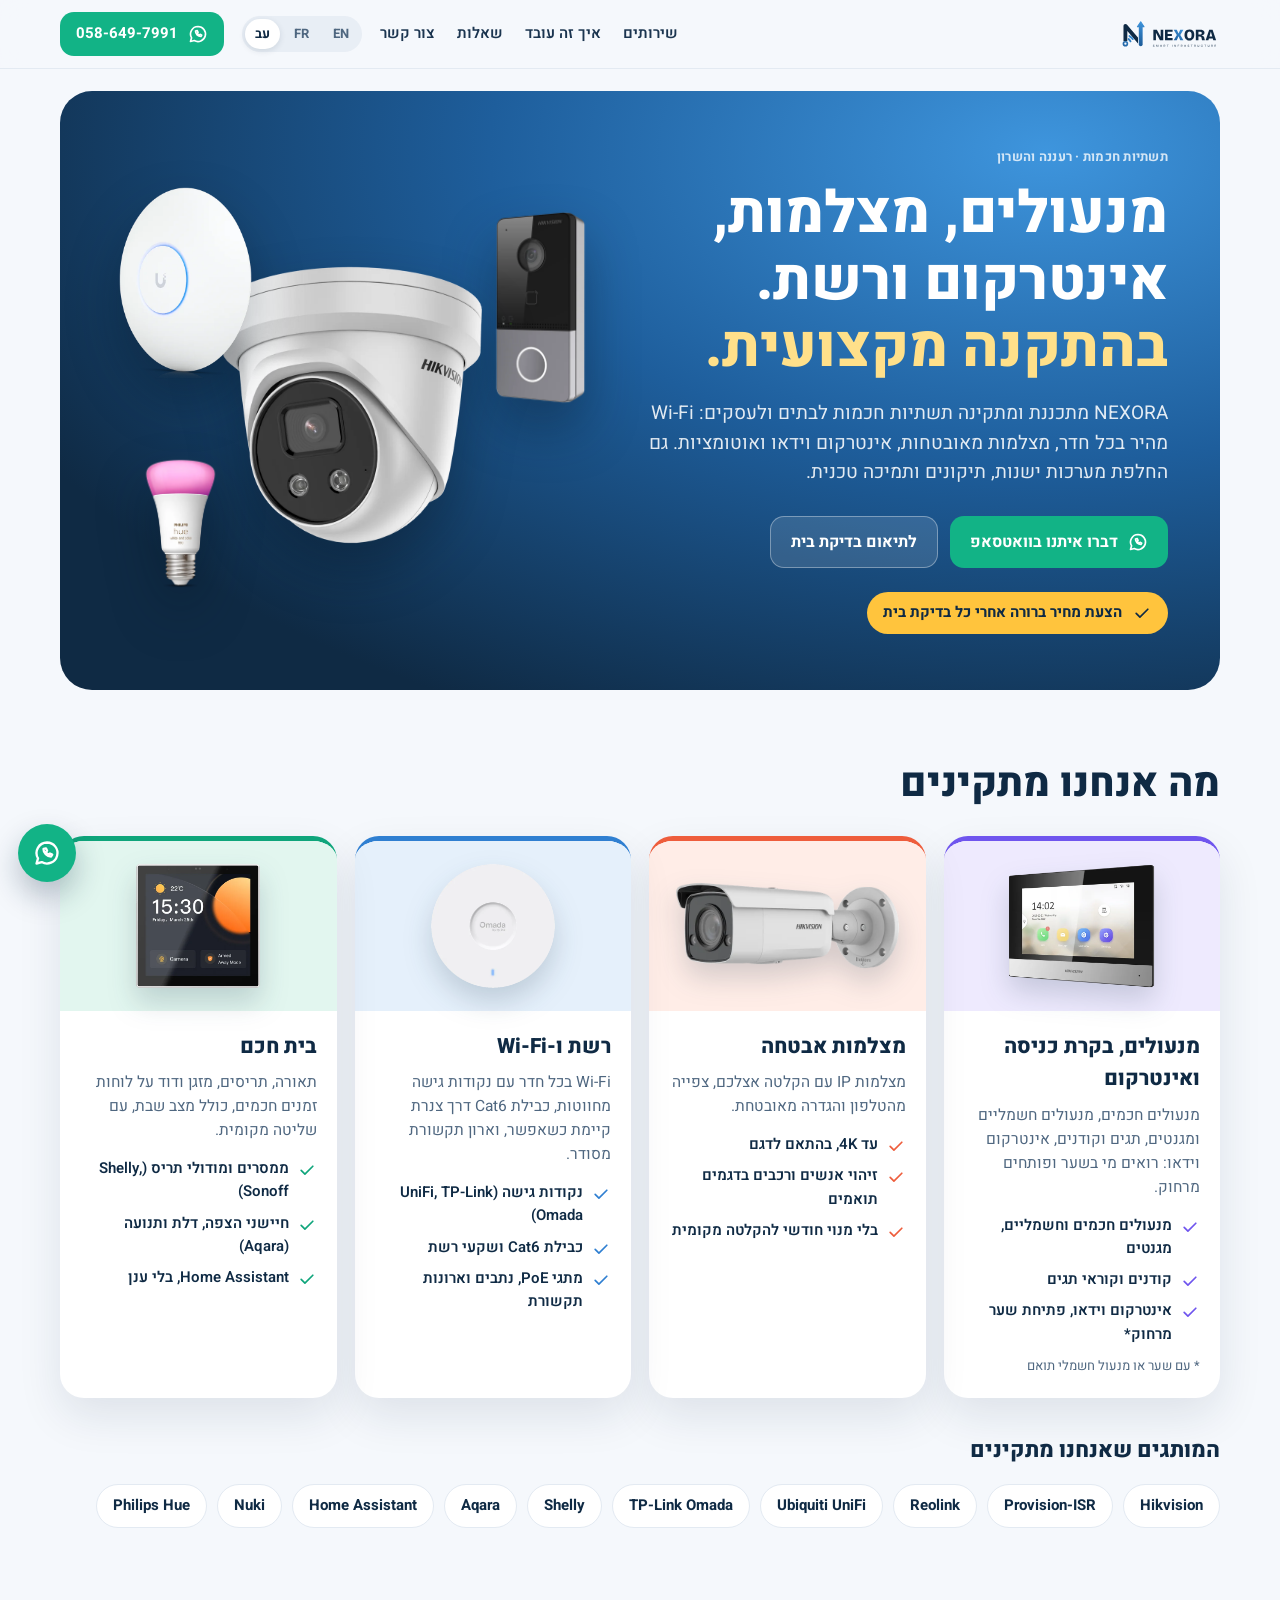
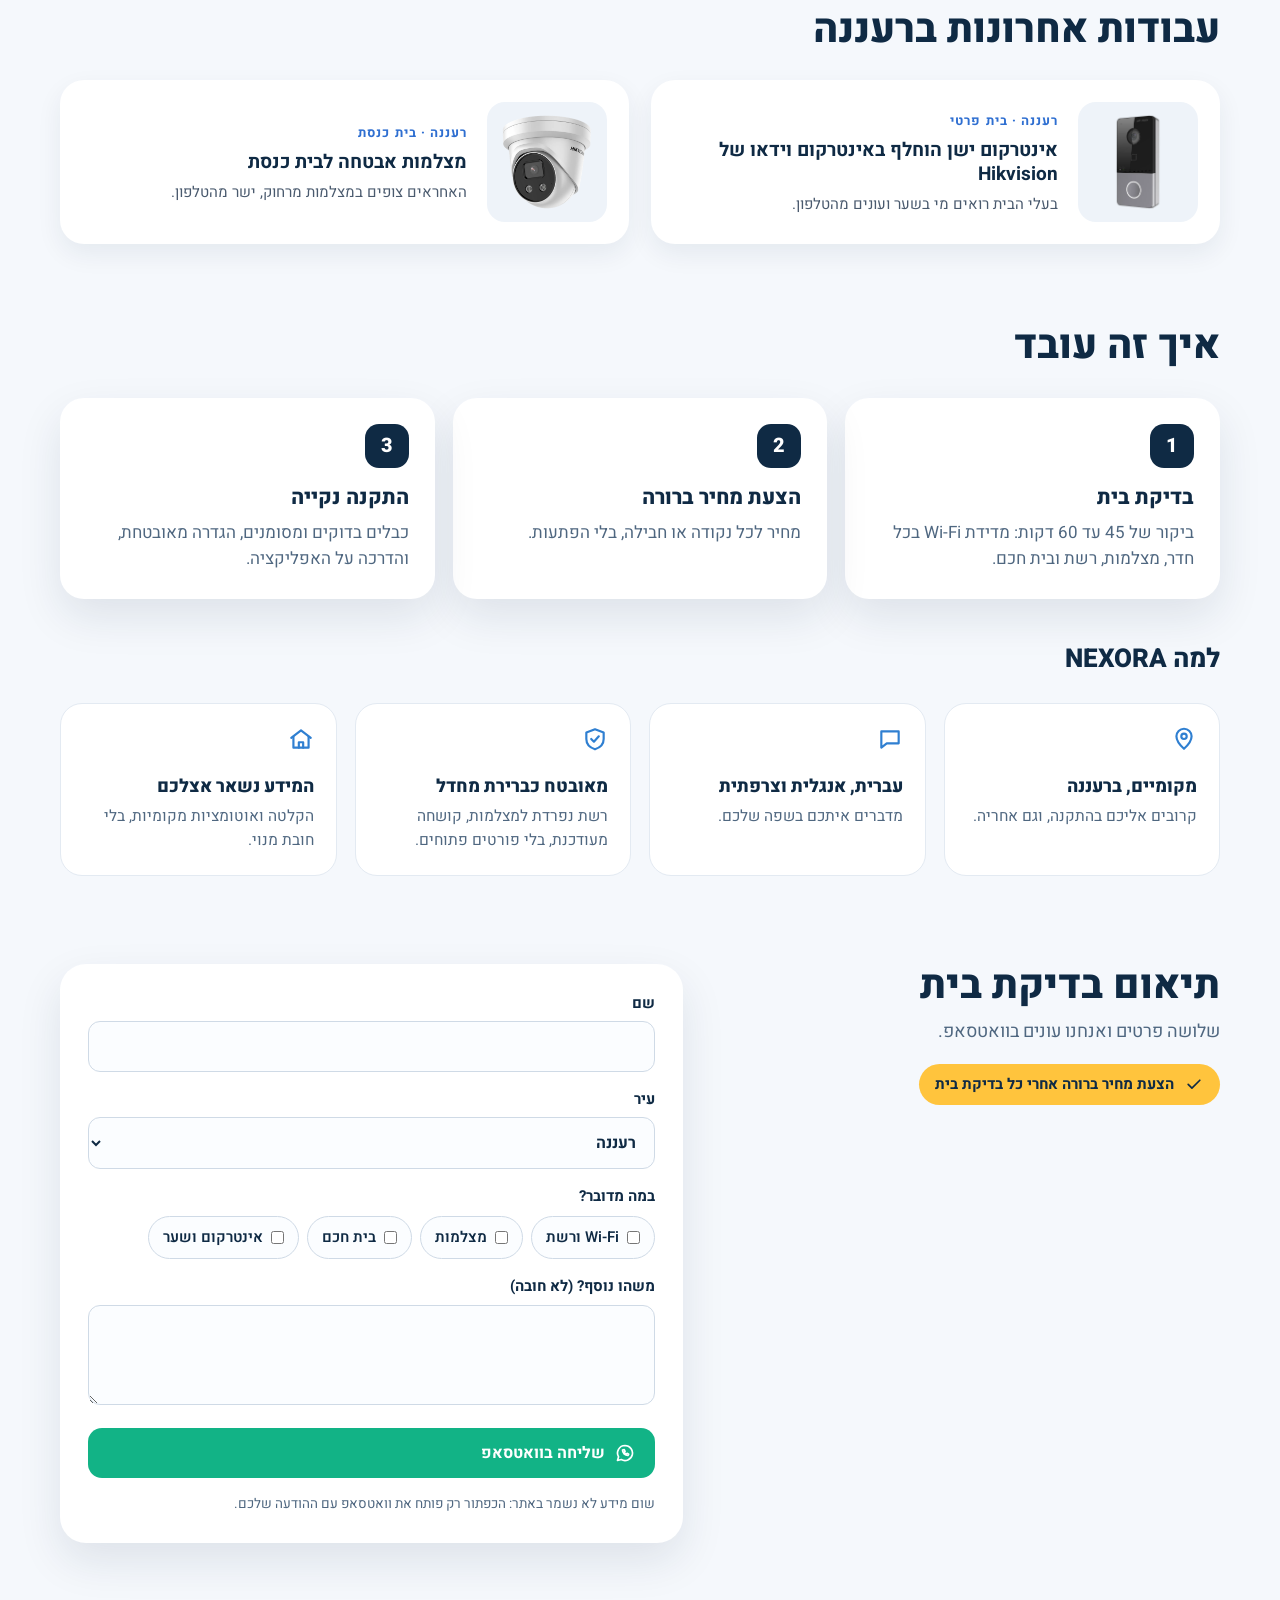
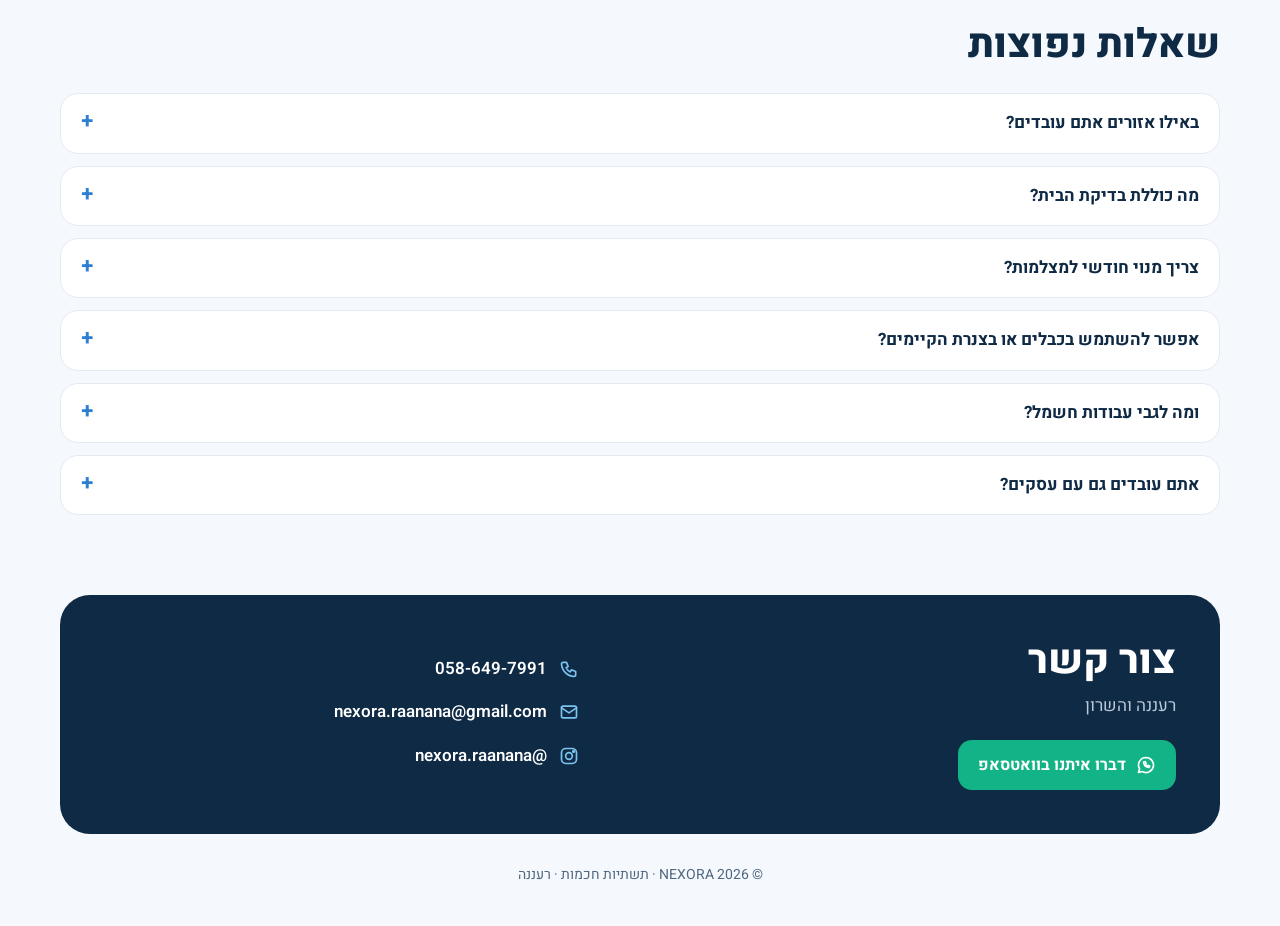
<file: he/index.html>
<!doctype html>
<html lang="he" dir="rtl">
<head>
<meta charset="utf-8">
<meta name="viewport" content="width=device-width, initial-scale=1">
<title>NEXORA · מצלמות, Wi-Fi ובית חכם ברעננה</title>
<meta name="description" content="NEXORA מתקינה מצלמות אבטחה, Wi-Fi ורשת, אינטרקום וידאו ובית חכם ברעננה והשרון. בדיקת בית והצעת מחיר ברורה.">
<link rel="canonical" href="https://nexoraraanana.github.io/he/"><link rel="alternate" hreflang="en" href="https://nexoraraanana.github.io/en/"><link rel="alternate" hreflang="fr" href="https://nexoraraanana.github.io/fr/"><link rel="alternate" hreflang="he" href="https://nexoraraanana.github.io/he/"><link rel="alternate" hreflang="x-default" href="https://nexoraraanana.github.io/">
<meta property="og:type" content="website"><meta property="og:url" content="https://nexoraraanana.github.io/he/"><meta property="og:title" content="NEXORA · מצלמות, Wi-Fi ובית חכם ברעננה">
<meta property="og:description" content="NEXORA מתקינה מצלמות אבטחה, Wi-Fi ורשת, אינטרקום וידאו ובית חכם ברעננה והשרון. בדיקת בית והצעת מחיר ברורה."><meta property="og:image" content="https://nexoraraanana.github.io/img/og-he.jpg"><meta name="twitter:card" content="summary_large_image">
<meta name="theme-color" content="#0F2A44">
<link rel="icon" href="../favicon.png"><link rel="apple-touch-icon" href="../apple-touch-icon.png">
<link rel="preconnect" href="https://fonts.googleapis.com"><link rel="preconnect" href="https://fonts.gstatic.com" crossorigin>
<link href="https://fonts.googleapis.com/css2?family=Bricolage+Grotesque:opsz,wght@12..96,700;12..96,800&family=Instrument+Sans:wght@400;600;700&family=Heebo:wght@400;600;700;800&display=swap" rel="stylesheet">
<link rel="stylesheet" href="../site.css">
<script type="application/ld+json">{"@context": "https://schema.org", "@type": "LocalBusiness", "name": "NEXORA", "description": "NEXORA מתקינה מצלמות אבטחה, Wi-Fi ורשת, אינטרקום וידאו ובית חכם ברעננה והשרון. בדיקת בית והצעת מחיר ברורה.", "url": "https://nexoraraanana.github.io/he/", "telephone": "+972586497991", "email": "nexora.raanana@gmail.com", "image": "https://nexoraraanana.github.io/img/og-he.jpg", "sameAs": ["https://www.instagram.com/nexora.raanana/"], "inLanguage": "he", "areaServed": ["Ra'anana", "Kfar Saba", "Hod Hasharon", "Herzliya", "Sharon"]}</script>
</head>
<body>
<header class="top"><div class="wrap">
  <a class="logo" href="./" aria-label="NEXORA"><img src="../img/logo.svg" alt="NEXORA" width="160" height="34"></a>
  <nav class="nav" aria-label="Menu"><a href="#services">שירותים</a><a href="#how">איך זה עובד</a><a href="#faq">שאלות</a><a href="#contact">צור קשר</a></nav>
  <div class="lang" aria-label="Language"><a href="../en/" lang="en">EN</a><a href="../fr/" lang="fr">FR</a><a href="../he/" lang="he" aria-current="page">עב</a></div>
  <a class="btn wa" href="https://wa.me/972586497991?text=%D7%A9%D7%9C%D7%95%D7%9D%20NEXORA%2C%20%D7%90%D7%A9%D7%9E%D7%97%20%D7%9C%D7%AA%D7%90%D7%9D%20%D7%91%D7%93%D7%99%D7%A7%D7%AA%20%D7%91%D7%99%D7%AA." target="_blank" rel="noopener"><svg viewBox="0 0 24 24" aria-hidden="true"><path d="M12 3a9 9 0 0 0-7.7 13.6L3 21l4.5-1.2A9 9 0 1 0 12 3z"/><path d="M9 8.5c0 3.6 2.9 6.5 6.5 6.5l1-1.6-2-1-1 1a4.5 4.5 0 0 1-2.4-2.4l1-1-1-2z"/></svg><span>058-649-7991</span></a>
</div></header>
<main class="wrap">
  <section class="hero"><div class="in">
    <div>
      <div class="kicker">תשתיות חכמות · רעננה והשרון</div>
      <h1>מנעולים, מצלמות, אינטרקום ורשת. <em>בהתקנה מקצועית.</em></h1>
      <p class="sub">NEXORA מתכננת ומתקינה תשתיות חכמות לבתים ולעסקים: Wi-Fi מהיר בכל חדר, מצלמות מאובטחות, אינטרקום וידאו ואוטומציות. גם החלפת מערכות ישנות, תיקונים ותמיכה טכנית.</p>
      <div class="ctas"><a class="btn wa" href="https://wa.me/972586497991?text=%D7%A9%D7%9C%D7%95%D7%9D%20NEXORA%2C%20%D7%90%D7%A9%D7%9E%D7%97%20%D7%9C%D7%AA%D7%90%D7%9D%20%D7%91%D7%93%D7%99%D7%A7%D7%AA%20%D7%91%D7%99%D7%AA." target="_blank" rel="noopener"><svg viewBox="0 0 24 24" aria-hidden="true"><path d="M12 3a9 9 0 0 0-7.7 13.6L3 21l4.5-1.2A9 9 0 1 0 12 3z"/><path d="M9 8.5c0 3.6 2.9 6.5 6.5 6.5l1-1.6-2-1-1 1a4.5 4.5 0 0 1-2.4-2.4l1-1-1-2z"/></svg>דברו איתנו בוואטסאפ</a><a class="btn ghost" href="#book">לתיאום בדיקת בית</a></div>
      <div class="offer"><svg viewBox="0 0 24 24" aria-hidden="true"><path d="M5 12.5l4.5 4.5L19 7.5"/></svg>הצעת מחיר ברורה אחרי כל בדיקת בית</div>
    </div>
    <div class="stage" aria-hidden="true">
      <img class="i-villa" src="../img/villa.webp" alt="" width="200" height="400"><img class="i-turret" src="../img/turret.webp" alt="" width="400" height="420">
      <img class="i-ap" src="../img/ap.webp" alt="" width="220" height="300"><img class="i-bulb" src="../img/bulb.webp" alt="" width="140" height="240">
    </div>
  </div></section>

  <section class="block" id="services"><h2 class="h2">מה אנחנו מתקינים</h2><div class="grid4"><article class="svc" style="--c:var(--digital);--tint:#EEEAFE"><div class="pic"><img src="../img/s-digital.webp" alt="" loading="lazy" width="300" height="200"></div><div class="txt"><h3>מנעולים, בקרת כניסה ואינטרקום</h3><p>מנעולים חכמים, מנעולים חשמליים ומגנטים, תגים וקודנים, אינטרקום וידאו: רואים מי בשער ופותחים מרחוק.</p><ul><li><svg viewBox="0 0 24 24" aria-hidden="true"><path d="M5 12.5l4.5 4.5L19 7.5"/></svg><span>מנעולים חכמים וחשמליים, מגנטים</span></li><li><svg viewBox="0 0 24 24" aria-hidden="true"><path d="M5 12.5l4.5 4.5L19 7.5"/></svg><span>קודנים וקוראי תגים</span></li><li><svg viewBox="0 0 24 24" aria-hidden="true"><path d="M5 12.5l4.5 4.5L19 7.5"/></svg><span>אינטרקום וידאו, פתיחת שער מרחוק*</span></li></ul><small>* עם שער או מנעול חשמלי תואם</small></div></article><article class="svc" style="--c:var(--security);--tint:#FFEDE7"><div class="pic"><img src="../img/s-security.webp" alt="" loading="lazy" width="300" height="200"></div><div class="txt"><h3>מצלמות אבטחה</h3><p>מצלמות IP עם הקלטה אצלכם, צפייה מהטלפון והגדרה מאובטחת.</p><ul><li><svg viewBox="0 0 24 24" aria-hidden="true"><path d="M5 12.5l4.5 4.5L19 7.5"/></svg><span>עד 4K, בהתאם לדגם</span></li><li><svg viewBox="0 0 24 24" aria-hidden="true"><path d="M5 12.5l4.5 4.5L19 7.5"/></svg><span>זיהוי אנשים ורכבים בדגמים תואמים</span></li><li><svg viewBox="0 0 24 24" aria-hidden="true"><path d="M5 12.5l4.5 4.5L19 7.5"/></svg><span>בלי מנוי חודשי להקלטה מקומית</span></li></ul></div></article><article class="svc" style="--c:var(--network);--tint:#E5F0FB"><div class="pic"><img src="../img/s-network.webp" alt="" loading="lazy" width="300" height="200"></div><div class="txt"><h3>רשת ו-Wi-Fi</h3><p>Wi-Fi בכל חדר עם נקודות גישה מחווטות, כבילת Cat6 דרך צנרת קיימת כשאפשר, וארון תקשורת מסודר.</p><ul><li><svg viewBox="0 0 24 24" aria-hidden="true"><path d="M5 12.5l4.5 4.5L19 7.5"/></svg><span>נקודות גישה (UniFi, TP-Link Omada)</span></li><li><svg viewBox="0 0 24 24" aria-hidden="true"><path d="M5 12.5l4.5 4.5L19 7.5"/></svg><span>כבילת Cat6 ושקעי רשת</span></li><li><svg viewBox="0 0 24 24" aria-hidden="true"><path d="M5 12.5l4.5 4.5L19 7.5"/></svg><span>מתגי PoE, נתבים וארונות תקשורת</span></li></ul></div></article><article class="svc" style="--c:var(--smart);--tint:#E2F6EF"><div class="pic"><img src="../img/s-smart.webp" alt="" loading="lazy" width="300" height="200"></div><div class="txt"><h3>בית חכם</h3><p>תאורה, תריסים, מזגן ודוד על לוחות זמנים חכמים, כולל מצב שבת, עם שליטה מקומית.</p><ul><li><svg viewBox="0 0 24 24" aria-hidden="true"><path d="M5 12.5l4.5 4.5L19 7.5"/></svg><span>ממסרים ומודולי תריס (Shelly, Sonoff)</span></li><li><svg viewBox="0 0 24 24" aria-hidden="true"><path d="M5 12.5l4.5 4.5L19 7.5"/></svg><span>חיישני הצפה, דלת ותנועה (Aqara)</span></li><li><svg viewBox="0 0 24 24" aria-hidden="true"><path d="M5 12.5l4.5 4.5L19 7.5"/></svg><span>Home Assistant, בלי ענן</span></li></ul></div></article></div>
    <h3 class="h2" style="font-size:22px;margin-top:40px">המותגים שאנחנו מתקינים</h3><div class="brands"><span>Hikvision</span><span>Provision-ISR</span><span>Reolink</span><span>Ubiquiti UniFi</span><span>TP-Link Omada</span><span>Shelly</span><span>Aqara</span><span>Home Assistant</span><span>Nuki</span><span>Philips Hue</span></div></section>

  <section class="block" id="refs"><h2 class="h2">עבודות אחרונות ברעננה</h2><div class="refs"><article class="ref"><div class="pic"><img src="../img/villa.webp" alt="" loading="lazy"></div><div class="txt"><small>רעננה · בית פרטי</small><h3>אינטרקום ישן הוחלף באינטרקום וידאו של Hikvision</h3><p>בעלי הבית רואים מי בשער ועונים מהטלפון.</p></div></article><article class="ref"><div class="pic"><img src="../img/turret.webp" alt="" loading="lazy"></div><div class="txt"><small>רעננה · בית כנסת</small><h3>מצלמות אבטחה לבית כנסת</h3><p>האחראים צופים במצלמות מרחוק, ישר מהטלפון.</p></div></article></div></section>

  <section class="block" id="how"><h2 class="h2">איך זה עובד</h2><div class="steps"><div class="step"><div class="n">1</div><h3>בדיקת בית</h3><p>ביקור של 45 עד 60 דקות: מדידת Wi-Fi בכל חדר, מצלמות, רשת ובית חכם.</p></div><div class="step"><div class="n">2</div><h3>הצעת מחיר ברורה</h3><p>מחיר לכל נקודה או חבילה, בלי הפתעות.</p></div><div class="step"><div class="n">3</div><h3>התקנה נקייה</h3><p>כבלים בדוקים ומסומנים, הגדרה מאובטחת, והדרכה על האפליקציה.</p></div></div>
    <h3 class="h2" style="font-size:26px;margin-top:46px">למה NEXORA</h3><div class="why"><div><svg viewBox="0 0 24 24" aria-hidden="true"><path d="M12 21s-7-6.2-7-11.5a7 7 0 0 1 14 0C19 14.8 12 21 12 21z"/><circle cx="12" cy="9.5" r="2.5"/></svg><b>מקומיים, ברעננה</b><p>קרובים אליכם בהתקנה, וגם אחריה.</p></div><div><svg viewBox="0 0 24 24" aria-hidden="true"><path d="M4 5h16v11H9l-5 4z"/></svg><b>עברית, אנגלית וצרפתית</b><p>מדברים איתכם בשפה שלכם.</p></div><div><svg viewBox="0 0 24 24" aria-hidden="true"><path d="M12 3l8 3v6c0 4.8-3.4 8-8 9.5C7.4 20 4 16.8 4 12V6z"/><path d="M8.5 12l2.5 2.5 4.5-5"/></svg><b>מאובטח כברירת מחדל</b><p>רשת נפרדת למצלמות, קושחה מעודכנת, בלי פורטים פתוחים.</p></div><div><svg viewBox="0 0 24 24" aria-hidden="true"><path d="M3 11l9-7 9 7"/><path d="M5 10v10h14V10"/><path d="M10 20v-5h4v5"/></svg><b>המידע נשאר אצלכם</b><p>הקלטה ואוטומציות מקומיות, בלי חובת מנוי.</p></div></div></section>

  <section class="block" id="book"><div class="book">
    <div><h2 class="h2">תיאום בדיקת בית</h2><p class="lead">שלושה פרטים ואנחנו עונים בוואטסאפ.</p><div class="offer" style="margin-top:18px"><svg viewBox="0 0 24 24" aria-hidden="true"><path d="M5 12.5l4.5 4.5L19 7.5"/></svg>הצעת מחיר ברורה אחרי כל בדיקת בית</div></div>
    <form class="form" data-wa="972586497991" data-tpl="שלום NEXORA, אשמח לתאם בדיקת בית.
שם: {name}
עיר: {city}
נושא: {needs}
{msg}">
      <label>שם<input name="name" autocomplete="name"></label>
      <label>עיר<select name="city"><option>רעננה</option><option>כפר סבא</option><option>הוד השרון</option><option>הרצליה</option><option>אחר</option></select></label>
      <fieldset><legend>במה מדובר?</legend><div class="opts"><label><input type="checkbox" name="needs" value="Wi-Fi ורשת">Wi-Fi ורשת</label><label><input type="checkbox" name="needs" value="מצלמות">מצלמות</label><label><input type="checkbox" name="needs" value="בית חכם">בית חכם</label><label><input type="checkbox" name="needs" value="אינטרקום ושער">אינטרקום ושער</label></div></fieldset>
      <label>משהו נוסף? (לא חובה)<textarea name="msg" rows="3"></textarea></label>
      <button class="btn wa" type="submit"><svg viewBox="0 0 24 24" aria-hidden="true"><path d="M12 3a9 9 0 0 0-7.7 13.6L3 21l4.5-1.2A9 9 0 1 0 12 3z"/><path d="M9 8.5c0 3.6 2.9 6.5 6.5 6.5l1-1.6-2-1-1 1a4.5 4.5 0 0 1-2.4-2.4l1-1-1-2z"/></svg>שליחה בוואטסאפ</button>
      <p class="note">שום מידע לא נשמר באתר: הכפתור רק פותח את וואטסאפ עם ההודעה שלכם.</p>
    </form>
  </div></section>

  <section class="block" id="faq"><h2 class="h2">שאלות נפוצות</h2><div class="faq"><details><summary>באילו אזורים אתם עובדים?</summary><p>רעננה, כפר סבא, הוד השרון, הרצליה וכל אזור השרון.</p></details><details><summary>מה כוללת בדיקת הבית?</summary><p>ביקור של כשעה: מדידת Wi-Fi בכל חדר, ואז בדיקה של המצלמות, הכבילה והבית החכם. אחרי הביקור מקבלים הצעת מחיר ברורה, בלי התחייבות.</p></details><details><summary>צריך מנוי חודשי למצלמות?</summary><p>לא. ההקלטה נשמרת אצלכם, במקליט. אפליקציות היצרנים לצפייה מרחוק חינמיות, ואחסון בענן הוא אופציה.</p></details><details><summary>אפשר להשתמש בכבלים או בצנרת הקיימים?</summary><p>לעיתים קרובות כן: בודקים לאן הצנרת מובילה ומשחילים Cat6 כשהיא מאפשרת.</p></details><details><summary>ומה לגבי עבודות חשמל?</summary><p>כל עבודה על רשת ה-230V מבוצעת על ידי חשמלאי מוסמך.</p></details><details><summary>אתם עובדים גם עם עסקים?</summary><p>כן: חנויות, משרדים, קליניקות ודירות להשכרה, וגם בתים פרטיים.</p></details></div></section>

  <section class="contact" id="contact">
    <div><h2 class="h2">צור קשר</h2><p style="margin-top:10px;color:#B9CADB">רעננה והשרון</p>
      <a class="btn wa" style="margin-top:20px" href="https://wa.me/972586497991?text=%D7%A9%D7%9C%D7%95%D7%9D%20NEXORA%2C%20%D7%90%D7%A9%D7%9E%D7%97%20%D7%9C%D7%AA%D7%90%D7%9D%20%D7%91%D7%93%D7%99%D7%A7%D7%AA%20%D7%91%D7%99%D7%AA." target="_blank" rel="noopener"><svg viewBox="0 0 24 24" aria-hidden="true"><path d="M12 3a9 9 0 0 0-7.7 13.6L3 21l4.5-1.2A9 9 0 1 0 12 3z"/><path d="M9 8.5c0 3.6 2.9 6.5 6.5 6.5l1-1.6-2-1-1 1a4.5 4.5 0 0 1-2.4-2.4l1-1-1-2z"/></svg>דברו איתנו בוואטסאפ</a></div>
    <ul>
      <li><a href="tel:+972586497991"><svg viewBox="0 0 24 24" aria-hidden="true"><path d="M5 4h4l2 5-2.5 1.5a11 11 0 0 0 5 5L15 13l5 2v4a2 2 0 0 1-2 2A16 16 0 0 1 3 6a2 2 0 0 1 2-2z"/></svg><span dir="ltr">058-649-7991</span></a></li>
      <li><a href="mailto:nexora.raanana@gmail.com"><svg viewBox="0 0 24 24" aria-hidden="true"><rect x="3" y="5" width="18" height="14" rx="2"/><path d="M3 7l9 6 9-6"/></svg>nexora.raanana@gmail.com</a></li>
      <li><a href="https://www.instagram.com/nexora.raanana/" target="_blank" rel="noopener"><svg viewBox="0 0 24 24" aria-hidden="true"><rect x="3" y="3" width="18" height="18" rx="5"/><circle cx="12" cy="12" r="4"/><circle cx="17.5" cy="6.5" r="1"/></svg>@nexora.raanana</a></li>
    </ul>
  </section>
</main>
<footer>© 2026 NEXORA · תשתיות חכמות · רעננה</footer>
<a class="fab" href="https://wa.me/972586497991?text=%D7%A9%D7%9C%D7%95%D7%9D%20NEXORA%2C%20%D7%90%D7%A9%D7%9E%D7%97%20%D7%9C%D7%AA%D7%90%D7%9D%20%D7%91%D7%93%D7%99%D7%A7%D7%AA%20%D7%91%D7%99%D7%AA." target="_blank" rel="noopener" aria-label="WhatsApp"><svg viewBox="0 0 24 24" aria-hidden="true"><path d="M12 3a9 9 0 0 0-7.7 13.6L3 21l4.5-1.2A9 9 0 1 0 12 3z"/><path d="M9 8.5c0 3.6 2.9 6.5 6.5 6.5l1-1.6-2-1-1 1a4.5 4.5 0 0 1-2.4-2.4l1-1-1-2z"/></svg></a>
<script src="../site.js"></script>
</body>
</html>
</file>
<file: site.css>
.refs { display:grid; grid-template-columns:repeat(auto-fit,minmax(300px,1fr)); gap:22px; margin-top:28px; }
.ref { display:flex; gap:20px; align-items:center; padding:22px; border-radius:24px; background:#fff; box-shadow:0 10px 26px rgba(15,42,68,.07); }
.ref .pic { flex:none; width:120px; height:120px; border-radius:18px; background:#EEF3F9; display:grid; place-items:center; }
.ref .pic img { max-width:96px; max-height:100px; object-fit:contain; }
.ref small { font-weight:700; font-size:13px; letter-spacing:.08em; text-transform:uppercase; color:#2F6FD1; }
.ref h3 { margin-top:6px; font-size:19px; line-height:1.25; }
.ref p { margin-top:6px; font-size:15px; color:#4A5A6E; }

:root { --navy: #0F2A44; --ink: #1B3550; --muted: #4F6780; --line: #E3EAF2; --bg: #F5F8FC; --card: #FFFFFF;
  --network: #2F7FD1; --security: #EE5D3C; --smart: #0FA57B; --digital: #6F55EE; --sun: #FFC43D; --wa: #12B386;
  --head: 'Bricolage Grotesque', 'Segoe UI', system-ui, sans-serif; --body: 'Instrument Sans', 'Segoe UI', system-ui, sans-serif;
  --shadow: 0 18px 44px rgba(15, 42, 68, 0.10); }
[dir="rtl"] { --head: 'Heebo', 'Segoe UI', system-ui, sans-serif; --body: 'Heebo', 'Segoe UI', system-ui, sans-serif; }
* { box-sizing: border-box; margin: 0; padding: 0; }
html { scroll-behavior: smooth; }
body { font-family: var(--body); color: var(--navy); background: var(--bg); line-height: 1.55; font-size: 17px; -webkit-font-smoothing: antialiased; }
img { display: block; max-width: 100%; height: auto; }
a { color: inherit; }
.wrap { width: min(1160px, 100% - 32px); margin-inline: auto; }
svg { width: 20px; height: 20px; fill: none; stroke: currentColor; stroke-width: 2; stroke-linecap: round; stroke-linejoin: round; flex: none; }
:focus-visible { outline: 3px solid var(--network); outline-offset: 3px; border-radius: 8px; }

/* header */
.top { position: sticky; top: 0; z-index: 20; background: rgba(245, 248, 252, 0.88); backdrop-filter: blur(12px); border-bottom: 1px solid var(--line); }
.top .wrap { display: flex; align-items: center; gap: 18px; height: 68px; }
.logo img { height: 34px; width: auto; }
.nav { display: flex; gap: 22px; margin-inline-start: auto; }
.nav a { text-decoration: none; font-weight: 600; font-size: 15px; color: var(--ink); }
.nav a:hover { color: var(--network); }
.lang { display: flex; gap: 4px; padding: 3px; border-radius: 999px; background: #E8EEF5; }
.lang a { text-decoration: none; font-weight: 700; font-size: 13px; padding: 5px 10px; border-radius: 999px; color: var(--muted); }
.lang a[aria-current="page"] { background: #fff; color: var(--navy); box-shadow: 0 2px 6px rgba(15, 42, 68, 0.12); }
.btn { display: inline-flex; align-items: center; gap: 10px; padding: 13px 20px; border-radius: 14px; font-weight: 700; font-size: 16px; text-decoration: none; border: 0; cursor: pointer; font-family: var(--body); transition: transform 0.15s ease; }
.btn:hover { transform: translateY(-1px); }
.btn.wa { background: var(--wa); color: #fff; }
.btn.light { background: #fff; color: var(--navy); }
.btn.ghost { background: rgba(255, 255, 255, 0.12); color: #fff; border: 1px solid rgba(255, 255, 255, 0.35); }
.top .btn { padding: 10px 16px; font-size: 15px; }

/* hero */
.hero { position: relative; overflow: hidden; margin-top: 22px; border-radius: 32px; color: #fff;
  background: radial-gradient(120% 130% at 85% 10%, #3E95DD 0%, #1E5E9C 40%, #0F2A44 82%); }
.hero .in { display: grid; grid-template-columns: 1.05fr 0.95fr; gap: 24px; align-items: center; padding: 56px 52px; }
.kicker { font-weight: 700; font-size: 13px; letter-spacing: 0.14em; text-transform: uppercase; color: rgba(255, 255, 255, 0.78); }
[dir="rtl"] .kicker { letter-spacing: 0.02em; }
.hero h1 { margin-top: 14px; font-family: var(--head); font-weight: 800; font-size: clamp(34px, 5.2vw, 58px); line-height: 1.03; letter-spacing: -0.02em; }
[dir="rtl"] .hero h1 { letter-spacing: 0; line-height: 1.15; }
.hero h1 em { font-style: normal; color: #FFE08A; }
.hero p.sub { margin-top: 18px; font-size: 19px; color: rgba(255, 255, 255, 0.88); max-width: 560px; }
.hero .ctas { display: flex; flex-wrap: wrap; gap: 12px; margin-top: 28px; }
.offer { display: inline-flex; align-items: center; gap: 10px; margin-top: 24px; padding: 9px 16px; border-radius: 999px; background: var(--sun); color: var(--navy); font-weight: 700; font-size: 15px; }
.stage { position: relative; min-height: 420px; }
.stage img { position: absolute; filter: drop-shadow(0 26px 26px rgba(4, 16, 30, 0.35)); animation: float 7s ease-in-out infinite; }
.stage .i-turret { width: 58%; inset-inline-start: 22%; top: 18%; }
.stage .i-villa { width: 21%; inset-inline-start: 2%; top: 6%; animation-delay: -2s; }
.stage .i-ap { width: 30%; inset-inline-end: 0; top: 0; animation-delay: -4s; }
.stage .i-bulb { width: 16%; inset-inline-end: 6%; bottom: 2%; animation-delay: -1s; }
@keyframes float { 0%, 100% { transform: translateY(0); } 50% { transform: translateY(-10px); } }
@media (prefers-reduced-motion: reduce) { .stage img { animation: none; } html { scroll-behavior: auto; } }

/* sections */
section.block { padding: 72px 0 8px; }
.h2 { font-family: var(--head); font-weight: 800; font-size: clamp(28px, 3.4vw, 40px); letter-spacing: -0.015em; line-height: 1.1; }
[dir="rtl"] .h2 { letter-spacing: 0; }
.lead { margin-top: 10px; color: var(--muted); font-size: 18px; }
.grid4 { display: grid; grid-template-columns: repeat(4, 1fr); gap: 18px; margin-top: 30px; }
.svc { background: var(--card); border-radius: 24px; overflow: hidden; box-shadow: var(--shadow); border-top: 5px solid var(--c); display: flex; flex-direction: column; }
.svc .pic { height: 170px; display: grid; place-items: center; background: var(--tint); padding: 18px; }
.svc .pic img { max-height: 134px; width: auto; filter: drop-shadow(0 14px 14px rgba(15, 42, 68, 0.18)); }
.svc .txt { padding: 20px 20px 22px; }
.svc h3 { font-family: var(--head); font-weight: 800; font-size: 21px; }
.svc p { margin-top: 8px; color: var(--muted); font-size: 15.5px; }
.svc ul { list-style: none; margin-top: 14px; display: grid; gap: 8px; }
.svc li { display: flex; gap: 8px; font-size: 15px; font-weight: 600; }
.svc li svg { color: var(--c); margin-top: 3px; }
.svc small { display: block; margin-top: 10px; color: var(--muted); font-size: 13px; }
.brands { display: flex; flex-wrap: wrap; gap: 10px; margin-top: 22px; }
.brands span { padding: 9px 16px; border-radius: 999px; background: #fff; border: 1px solid var(--line); font-weight: 700; font-size: 15px; }
.steps { display: grid; grid-template-columns: repeat(3, 1fr); gap: 18px; margin-top: 30px; counter-reset: s; }
.step { background: var(--card); border-radius: 24px; padding: 26px; box-shadow: var(--shadow); }
.step .n { width: 44px; height: 44px; border-radius: 14px; display: grid; place-items: center; background: var(--navy); color: #fff; font-family: var(--head); font-weight: 800; font-size: 20px; }
.step h3 { margin-top: 14px; font-family: var(--head); font-weight: 800; font-size: 21px; }
.step p { margin-top: 6px; color: var(--muted); }
.why { display: grid; grid-template-columns: repeat(4, 1fr); gap: 18px; margin-top: 30px; }
.why div { padding: 22px; border-radius: 22px; background: #fff; border: 1px solid var(--line); }
.why svg { width: 26px; height: 26px; color: var(--network); }
.why b { display: block; margin-top: 12px; font-family: var(--head); font-weight: 800; font-size: 18px; }
.why p { margin-top: 4px; color: var(--muted); font-size: 15.5px; }

/* booking */
.book { display: grid; grid-template-columns: 0.9fr 1.1fr; gap: 28px; align-items: start; margin-top: 8px; }
.form { background: var(--card); border-radius: 26px; padding: 28px; box-shadow: var(--shadow); display: grid; gap: 16px; }
.form label, .form legend { font-weight: 700; font-size: 15px; }
.form input, .form select, .form textarea { width: 100%; margin-top: 6px; padding: 12px 14px; border-radius: 12px; border: 1px solid #CFDAE6; font: inherit; font-size: 16px; color: var(--navy); background: #FBFDFF; }
.form fieldset { border: 0; }
.form .opts { display: flex; flex-wrap: wrap; gap: 8px; margin-top: 8px; }
.form .opts label { display: inline-flex; align-items: center; gap: 8px; padding: 9px 14px; border-radius: 999px; border: 1px solid #CFDAE6; background: #FBFDFF; font-weight: 600; cursor: pointer; }
.form .opts input { width: auto; margin: 0; accent-color: var(--wa); }
.form .note { color: var(--muted); font-size: 13.5px; }

/* faq + contact */
.faq { margin-top: 26px; display: grid; gap: 12px; }
.faq details { background: #fff; border: 1px solid var(--line); border-radius: 18px; padding: 16px 20px; }
.faq summary { cursor: pointer; font-weight: 700; font-size: 17px; list-style: none; display: flex; justify-content: space-between; gap: 14px; }
.faq summary::-webkit-details-marker { display: none; }
.faq summary::after { content: '+'; font-size: 22px; line-height: 1; color: var(--network); }
.faq details[open] summary::after { content: '–'; }
.faq p { margin-top: 10px; color: var(--muted); }
.contact { margin: 72px 0 0; padding: 44px; border-radius: 30px; background: var(--navy); color: #fff; display: grid; grid-template-columns: 1.2fr 1fr; gap: 26px; align-items: center; }
.contact .h2 { color: #fff; }
.contact ul { list-style: none; display: grid; gap: 12px; }
.contact li a { display: inline-flex; align-items: center; gap: 12px; text-decoration: none; font-weight: 600; font-size: 17px; }
.contact li svg { color: #7CC4F0; }
footer { padding: 30px 0 40px; color: var(--muted); font-size: 14px; text-align: center; }
.fab { position: fixed; inset-inline-end: 18px; bottom: 18px; z-index: 30; width: 58px; height: 58px; border-radius: 50%; display: grid; place-items: center; background: var(--wa); color: #fff; box-shadow: 0 14px 30px rgba(15, 42, 68, 0.28); }
.fab svg { width: 28px; height: 28px; }

@media (max-width: 1000px) { .grid4, .why { grid-template-columns: repeat(2, 1fr); } .nav { display: none; } }
@media (max-width: 760px) {
  body { font-size: 16px; }
  .hero { border-radius: 24px; margin-top: 14px; }
  .hero .in { grid-template-columns: 1fr; padding: 34px 22px 10px; }
  .stage { min-height: 300px; }
  .grid4, .why, .steps, .book, .contact { grid-template-columns: 1fr; }
  .contact { padding: 30px 22px; }
  .top .btn span { display: none; }
  .logo img { height: 28px; }
  section.block { padding-top: 54px; }
}
</file>
